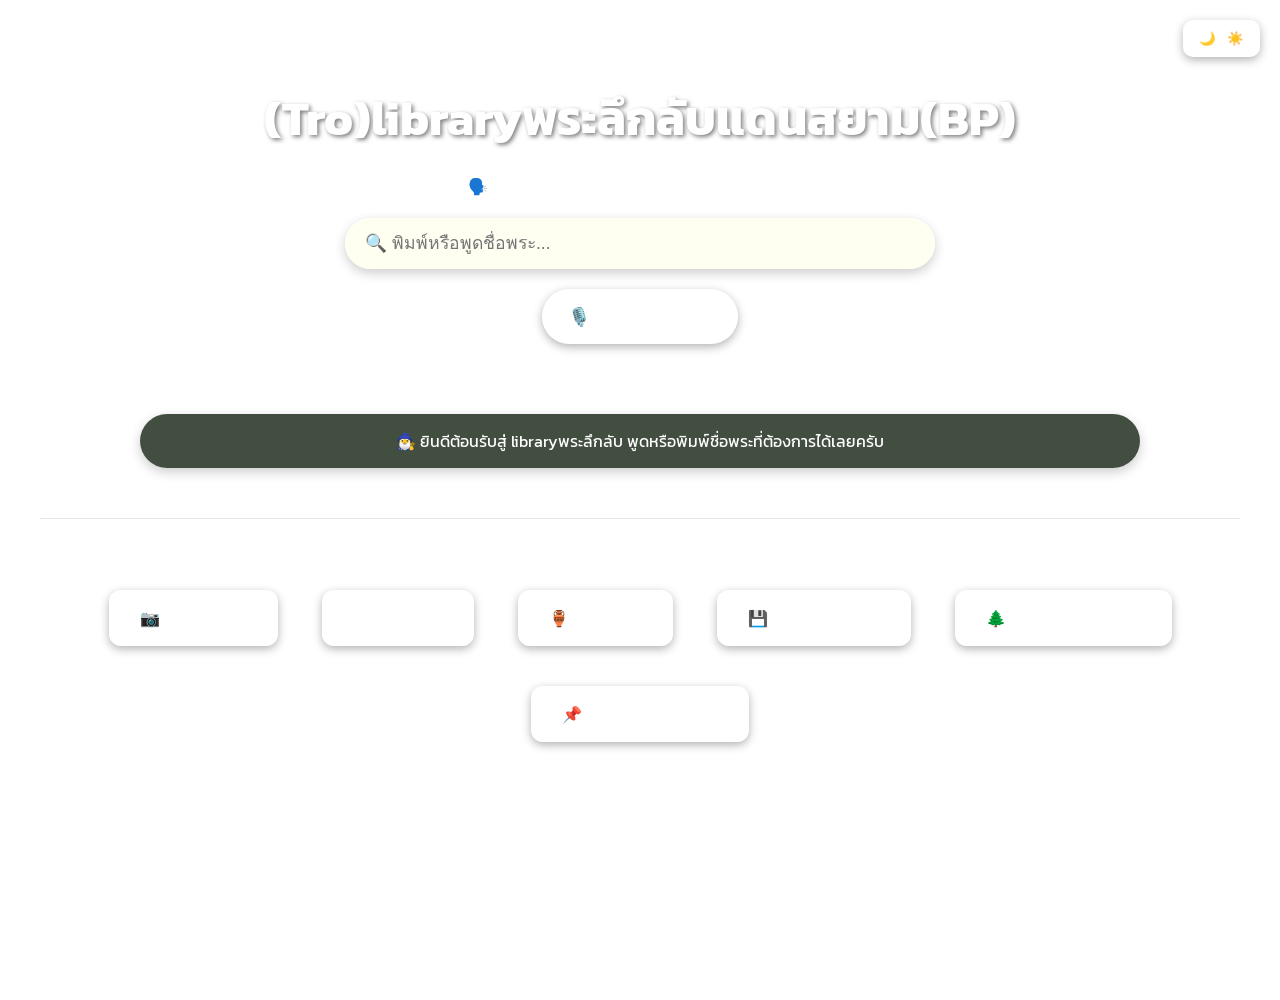
<file: index.htm>
<!DOCTYPE html>
<html lang="th">
<head>
<meta charset="UTF-8">
<meta name="viewport" content="width=device-width, initial-scale=1.0">
<title>libraryพระลึกลับแดนสยาม</title>

<link href="https://fonts.googleapis.com/css2?family=Kanit:wght@400;600&display=swap" rel="stylesheet">
<link rel="stylesheet" href="css/style.css">

</head>
<body>

<button class="toggle-btn" onclick="toggleMode()">🌙 / ☀️</button>

<div class="container">
  <h1>(Tro)libraryพระลึกลับแดนสยาม(BP)</h1>
  <p class="text-center">🗣️ ค้นหาพระเครื่องจากทุกอัลบั้ม (ใช้เพื่อศึกษาเท่านั้น)</p>

  <input type="text" class="search-input" id="searchInput" placeholder="🔍 พิมพ์หรือพูดชื่อพระ..." onkeyup="globalSearch(false)">
  <button class="voice-btn" onclick="startVoice()">🎙️ ค้นหาด้วยเสียง</button>

  <div id="searchResult" class="gallery"></div>
  <div id="aiSuggest" class="ai-box"></div>

  <hr>
  <div class="text-center">
    <a href="./google.html" class="button">📷 จังหวัดต่างๆ</a>
    <a href="./icedrive.html" class="button">☁ พระเกจิเก่า</a>
    <a href="./icedrive4.html" class="button">🏺 พระโบราณ</a>
    <a href="./mega.html" class="button">💾 พระเกจิยอดนิยม</a>
    <a href="./icedrive5.html" class="button">🌲 พระป่าสายกรรมฐาน</a>
    <a href="./icedrive6.html" class="button">📌 พระเครื่องทุกจังหวัด</a>
  </div>
</div>

<script src="js/amulet-data.js"></script>
<script src="js/main.js"></script>
</body>
</html>
</file>
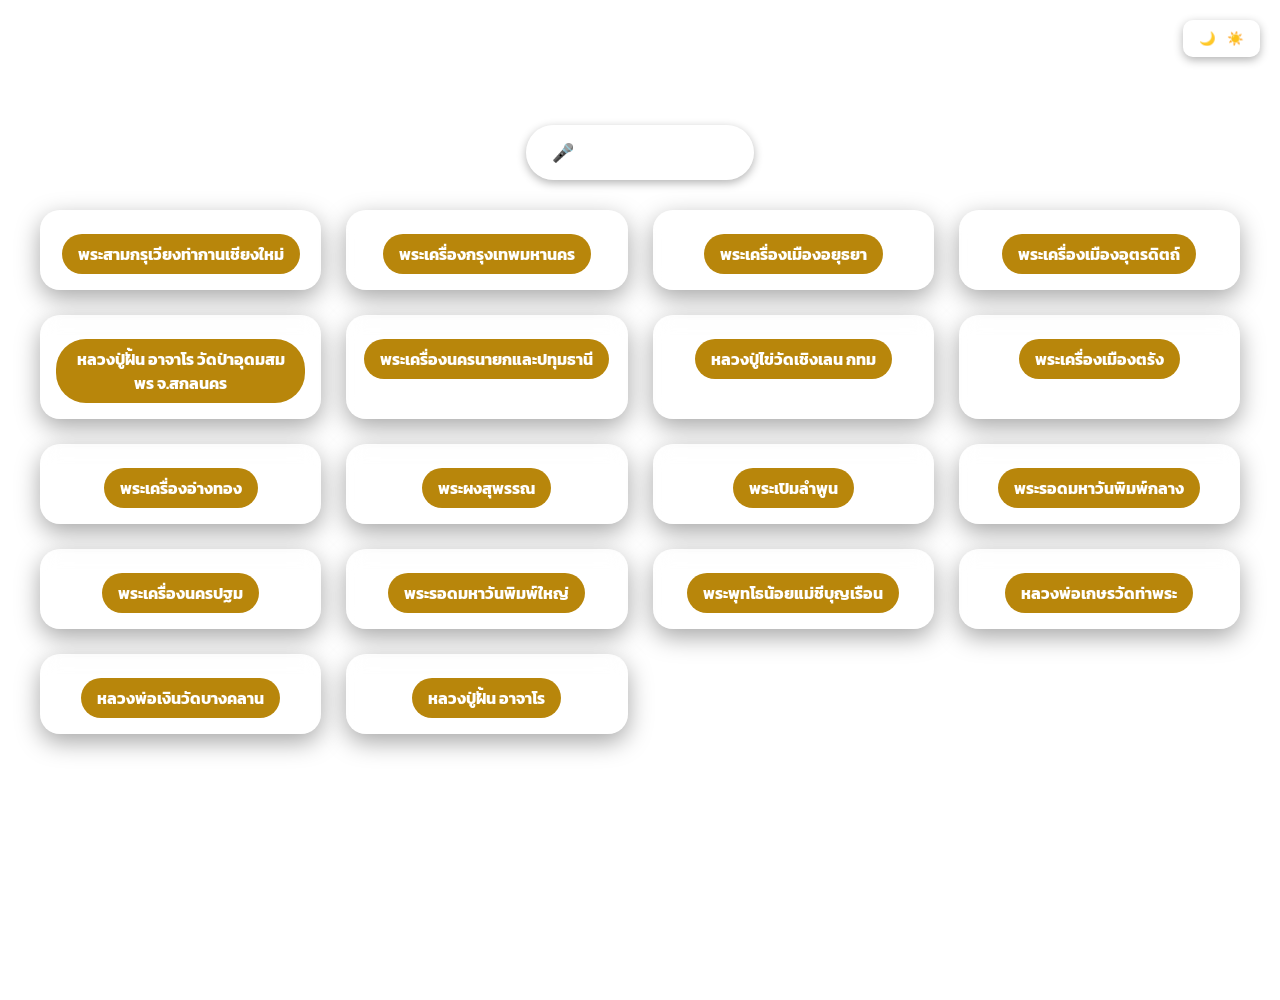
<file: google.html>
<!DOCTYPE html>
<html lang="th">
<head>
<meta charset="UTF-8">
<meta name="viewport" content="width=device-width, initial-scale=1.0">
<title>วิธีดูพระ</title>
<link href="https://fonts.googleapis.com/css2?family=Kanit:wght@400;600&display=swap" rel="stylesheet">
<link rel="stylesheet" href="css/style.css">
</head>

<body>
<button class="toggle-btn" onclick="toggleMode()">🌙 / ☀️</button>

<div class="container">
  <h2>อัลบั้ม พระลึกลับแดนสยาม</h2>

  <!-- ปุ่มสั่งงานเสียง -->
  <button class="voice-btn" onclick="startVoice()">🎤 ค้นหาพระด้วยเสียง</button>

  <div class="gallery">
    <div class="card"><a href="https://photos.app.goo.gl/NdjgmtvmYvhDnP1v7" target="_blank">พระสามกรุเวียงท่ากานเชียงใหม่</a></div>
    <div class="card"><a href="https://photos.app.goo.gl/GcmfNfKeiCzaTsFH8" target="_blank">พระเครื่องกรุงเทพมหานคร</a></div>
    <div class="card"><a href="https://photos.app.goo.gl/4XQMKJAjMaJmFzZAA" target="_blank">พระเครื่องเมืองอยุธยา</a></div>
    <div class="card"><a href="https://photos.app.goo.gl/ghfZLTKCveMozpgk7" target="_blank">พระเครื่องเมืองอุตรดิตถ์</a></div>
    <div class="card"><a href="https://icedrive.net/s/YTVRj2Q2F5C7jw7iVATySXz12t4D" target="_blank">หลวงปู่ฝั้น อาจาโร วัดป่าอุดมสมพร จ.สกลนคร</a></div>
    <div class="card"><a href="https://photos.app.goo.gl/jJDwJFZQPw72Wsr6A" target="_blank">พระเครื่องนครนายกและปทุมธานี</a></div>
    <div class="card"><a href="https://icedrive.net/s/Q5S1Yi6twu4xQTwf58gR3DPRY3uy" target="_blank">หลวงปู่ไข่วัดเชิงเลน กทม</a></div>
    <div class="card"><a href="https://photos.app.goo.gl/BnHAyBYBLhnTxndCA" target="_blank">พระเครื่องเมืองตรัง</a></div>
    <div class="card"><a href="https://photos.app.goo.gl/nw9RMNeWse2gnxgk7" target="_blank">พระเครื่องอ่างทอง</a></div>
    <div class="card"><a href="https://photos.app.goo.gl/yEmxTfQwAXW33bAw7" target="_blank">พระผงสุพรรณ</a></div>
    <div class="card"><a href="https://photos.app.goo.gl/WQLyGwurT1kKj5Kn9" target="_blank">พระเปิมลำพูน</a></div>
    <div class="card"><a href="https://photos.app.goo.gl/SHUqBow99Rx5Ar1R6" target="_blank">พระรอดมหาวันพิมพ์กลาง</a></div>
    <div class="card"><a href="https://photos.app.goo.gl/UQ2cR1LrqMvJePWVA" target="_blank">พระเครื่องนครปฐม</a></div>
    <div class="card"><a href="https://icedrive.net/s/fhBkPzfWzVVVGSPSgYkt3AvR3NyF" target="_blank">พระรอดมหาวันพิมพ์ใหญ่</a></div>
    <div class="card"><a href="https://icedrive.net/s/vYkgSS3vTYAvVbkA97vSTki4tfXF" target="_blank">พระพุทโธน้อยแม่ชีบุญเรือน</a></div>
    <div class="card"><a href="https://icedrive.net/s/jb992PRiWg2htBuxaB4bZ1f6R7i8" target="_blank">หลวงพ่อเกษรวัดท่าพระ</a></div>
    <div class="card"><a href="https://icedrive.net/s/S1bx3jv7Sfi96415gzaxQ5jiCtGV" target="_blank">หลวงพ่อเงินวัดบางคลาน</a></div>
    <div class="card"><a href="https://icedrive.net/s/x6GVaxSRgGuDyxvNAYPVVNZQ6DbN" target="_blank">หลวงปู่ฝั้น อาจาโร</a></div>
</div>
<script>
function toggleMode(){ document.body.classList.toggle('light'); }
</script>

<!-- ระบบคำสั่งเสียง -->
<script src="js/voice.js"></script>
</body>
</html>
</file>
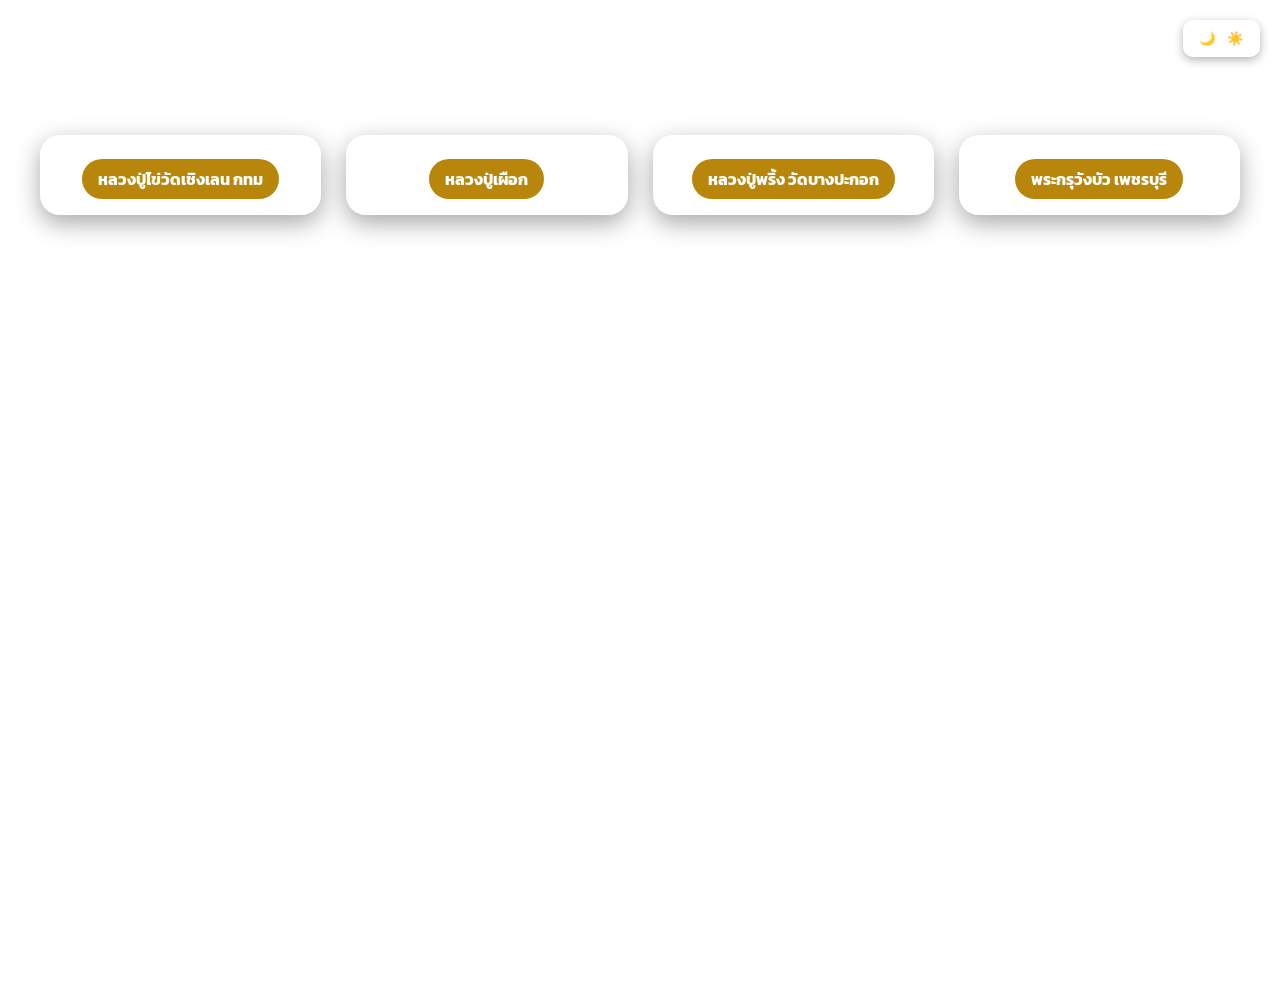
<file: icedrive.html>
<!DOCTYPE html>
<html lang="th">
<head>
  <meta charset="UTF-8">
  <meta name="viewport" content="width=device-width, initial-scale=1.0">
  <title>IceDrive</title>

  <link href="https://fonts.googleapis.com/css2?family=Kanit:wght@400;600&display=swap" rel="stylesheet">
  <link rel="stylesheet" href="css/style.css">
</head>

<body>

<button class="toggle-btn" onclick="toggleMode()">🌙 / ☀️</button>

<div class="container">
  <h2>อัลบั้มพระเครื่องยอดนิยม</h2>

  <div class="gallery">
    <div class="card">
      <a href="https://icedrive.net/s/Q5S1Yi6twu4xQTwf58gR3DPRY3uy" target="_blank">
        หลวงปู่ไข่วัดเชิงเลน กทม
      </a>
    </div>

    <div class="card">
      <a href="https://icedrive.net/s/DwkZ5A1wGVhfFb79YP4VyjGykVFt" target="_blank">
        หลวงปู่เผือก
      </a>
    </div>

    <div class="card">
      <a href="https://icedrive.net/s/1Bjz968YDNt3YaiQ8tBR1FTW3gX8" target="_blank">
        หลวงปู่พริ้ง วัดบางปะกอก
      </a>
    </div>

    <div class="card">
      <a href="https://icedrive.net/s/3i8uCCFhB2Z5F4xv1tx2uikikYTa" target="_blank">
        พระกรุวังบัว เพชรบุรี
      </a>
    </div>
  </div>
<!-- JS กลาง -->
<script src="js/voice.js"></script>
</body>
</html>
</file>
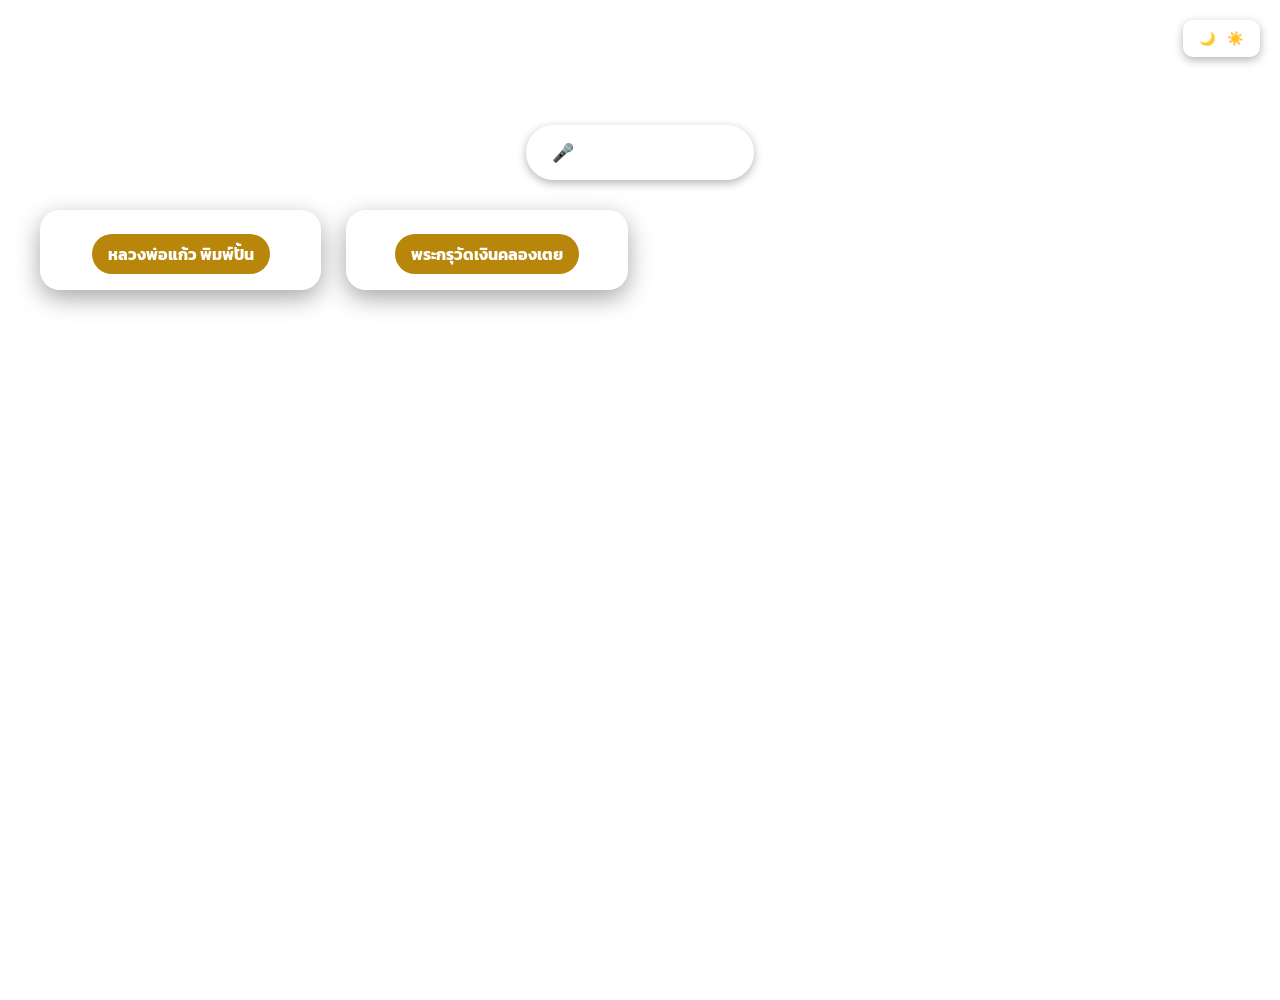
<file: icedrive4.html>
<!DOCTYPE html>
<html lang="th">
<head>
<meta charset="UTF-8">
<meta name="viewport" content="width=device-width, initial-scale=1.0">
<title>พระโบราณ</title>
<link href="https://fonts.googleapis.com/css2?family=Kanit:wght@400;600&display=swap" rel="stylesheet">
<link rel="stylesheet" href="css/style.css">
</head>

<body>
<button class="toggle-btn" onclick="toggleMode()">🌙 / ☀️</button>

<div class="container">
  <h2>อัลบั้ม หมวด พระลึกลับแดนสยาม(พระโบราณ)</h2>

  <!-- ปุ่มสั่งงานเสียง -->
  <button class="voice-btn" onclick="startVoice()">🎤 ค้นหาพระด้วยเสียง</button>

  <div class="gallery">
    <div class="card"><a href="https://icedrive.net/s/kB2a6552k1QyT4bzhaGYtB1F5fT7"target="_blank">หลวงพ่อแก้ว พิมพ์ปั้น</a></div>
   <div class="card"><a href="https://icedrive.net/s/jxRD1YZTBgwgNyWRVjXi7R3W83yX"target="_blank">พระกรุวัดเงินคลองเตย</a></div


</div>

<script>
function toggleMode(){ document.body.classList.toggle('light'); }
</script>

<!-- ระบบคำสั่งเสียง -->
<script src="js/voice.js"></script>
</body>
</html>
</file>
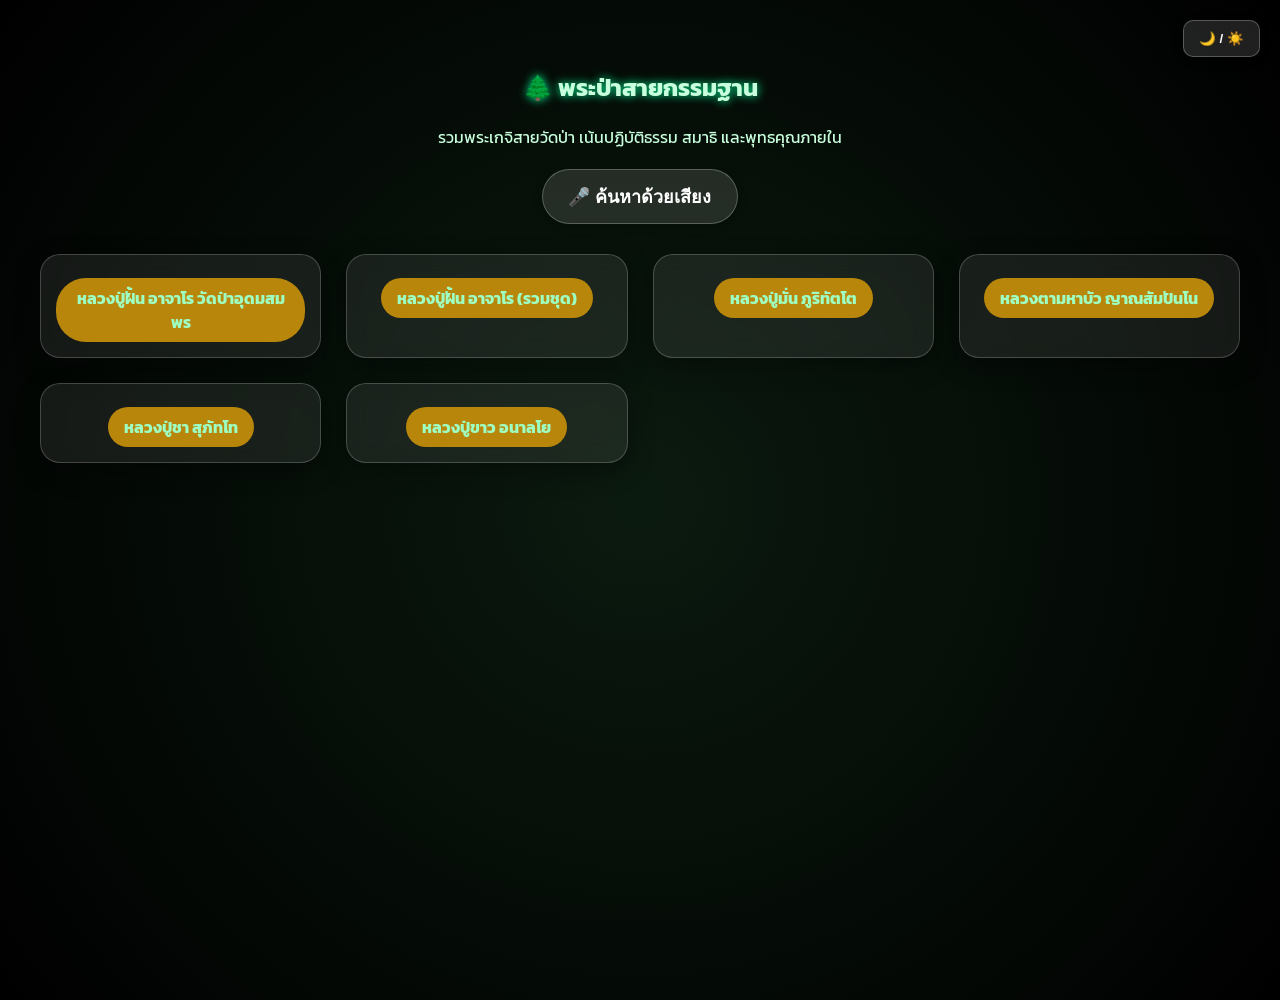
<file: icedrive5.html>
<!DOCTYPE html>
<html lang="th">
<head>
<meta charset="UTF-8">
<meta name="viewport" content="width=device-width, initial-scale=1.0">
<title>พระป่าสายกรรมฐาน</title>

<link href="https://fonts.googleapis.com/css2?family=Kanit:wght@400;600&display=swap" rel="stylesheet">
<link rel="stylesheet" href="css/style.css">

<style>
body{
  background: radial-gradient(circle at center,#0b1a0f,#000);
  color:#c8ffdc;
}

h2{
  text-align:center;
  text-shadow:0 0 10px #00ff99;
}

.card a{
  color:#9effc3;
  text-decoration:none;
}

.card:hover{
  transform:scale(1.05);
  box-shadow:0 0 15px #00ff99;
}
</style>
</head>

<body>

<button class="toggle-btn" onclick="toggleMode()">🌙 / ☀️</button>

<div class="container">
  <h2>🌲 พระป่าสายกรรมฐาน</h2>
  <p style="text-align:center;">รวมพระเกจิสายวัดป่า เน้นปฏิบัติธรรม สมาธิ และพุทธคุณภายใน</p>

  <!-- 🎤 Voice -->
  <button class="voice-btn" onclick="startVoice()">🎤 ค้นหาด้วยเสียง</button>

  <div class="gallery">

    <div class="card">
      <a href="https://icedrive.net/s/YTVRj2Q2F5C7jw7iVATySXz12t4D" target="_blank">
        หลวงปู่ฝั้น อาจาโร วัดป่าอุดมสมพร
      </a>
    </div>

    <div class="card">
      <a href="https://icedrive.net/s/x6GVaxSRgGuDyxvNAYPVVNZQ6DbN" target="_blank">
        หลวงปู่ฝั้น อาจาโร (รวมชุด)
      </a>
    </div>

    <div class="card">
      <a href="#" target="_blank">
        หลวงปู่มั่น ภูริทัตโต
      </a>
    </div>

    <div class="card">
      <a href="#" target="_blank">
        หลวงตามหาบัว ญาณสัมปันโน
      </a>
    </div>

    <div class="card">
      <a href="#" target="_blank">
        หลวงปู่ชา สุภัทโท
      </a>
    </div>

    <div class="card">
      <a href="#" target="_blank">
        หลวงปู่ขาว อนาลโย
      </a>
    </div>

  </div>
<script>
function toggleMode(){
  document.body.classList.toggle('light');
}
</script>

<script src="js/voice.js"></script>

</body>
</html>
</file>
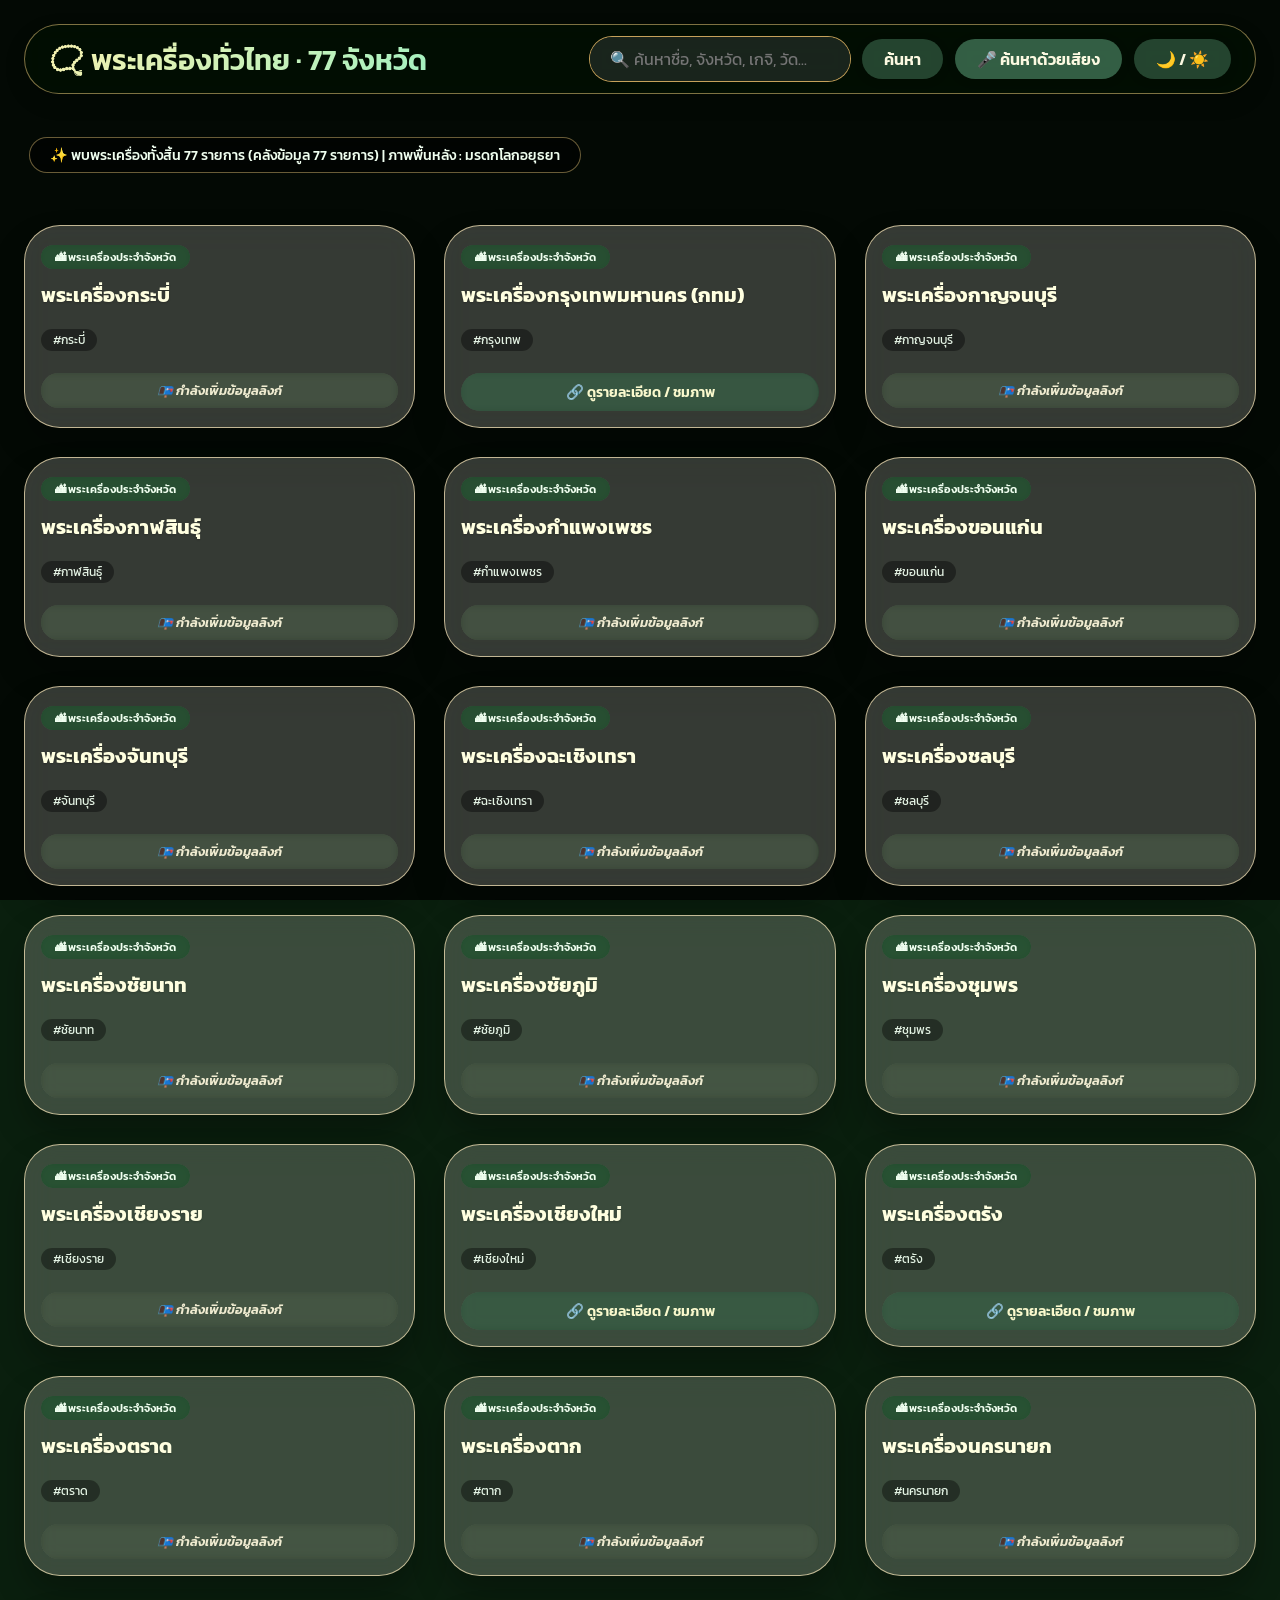
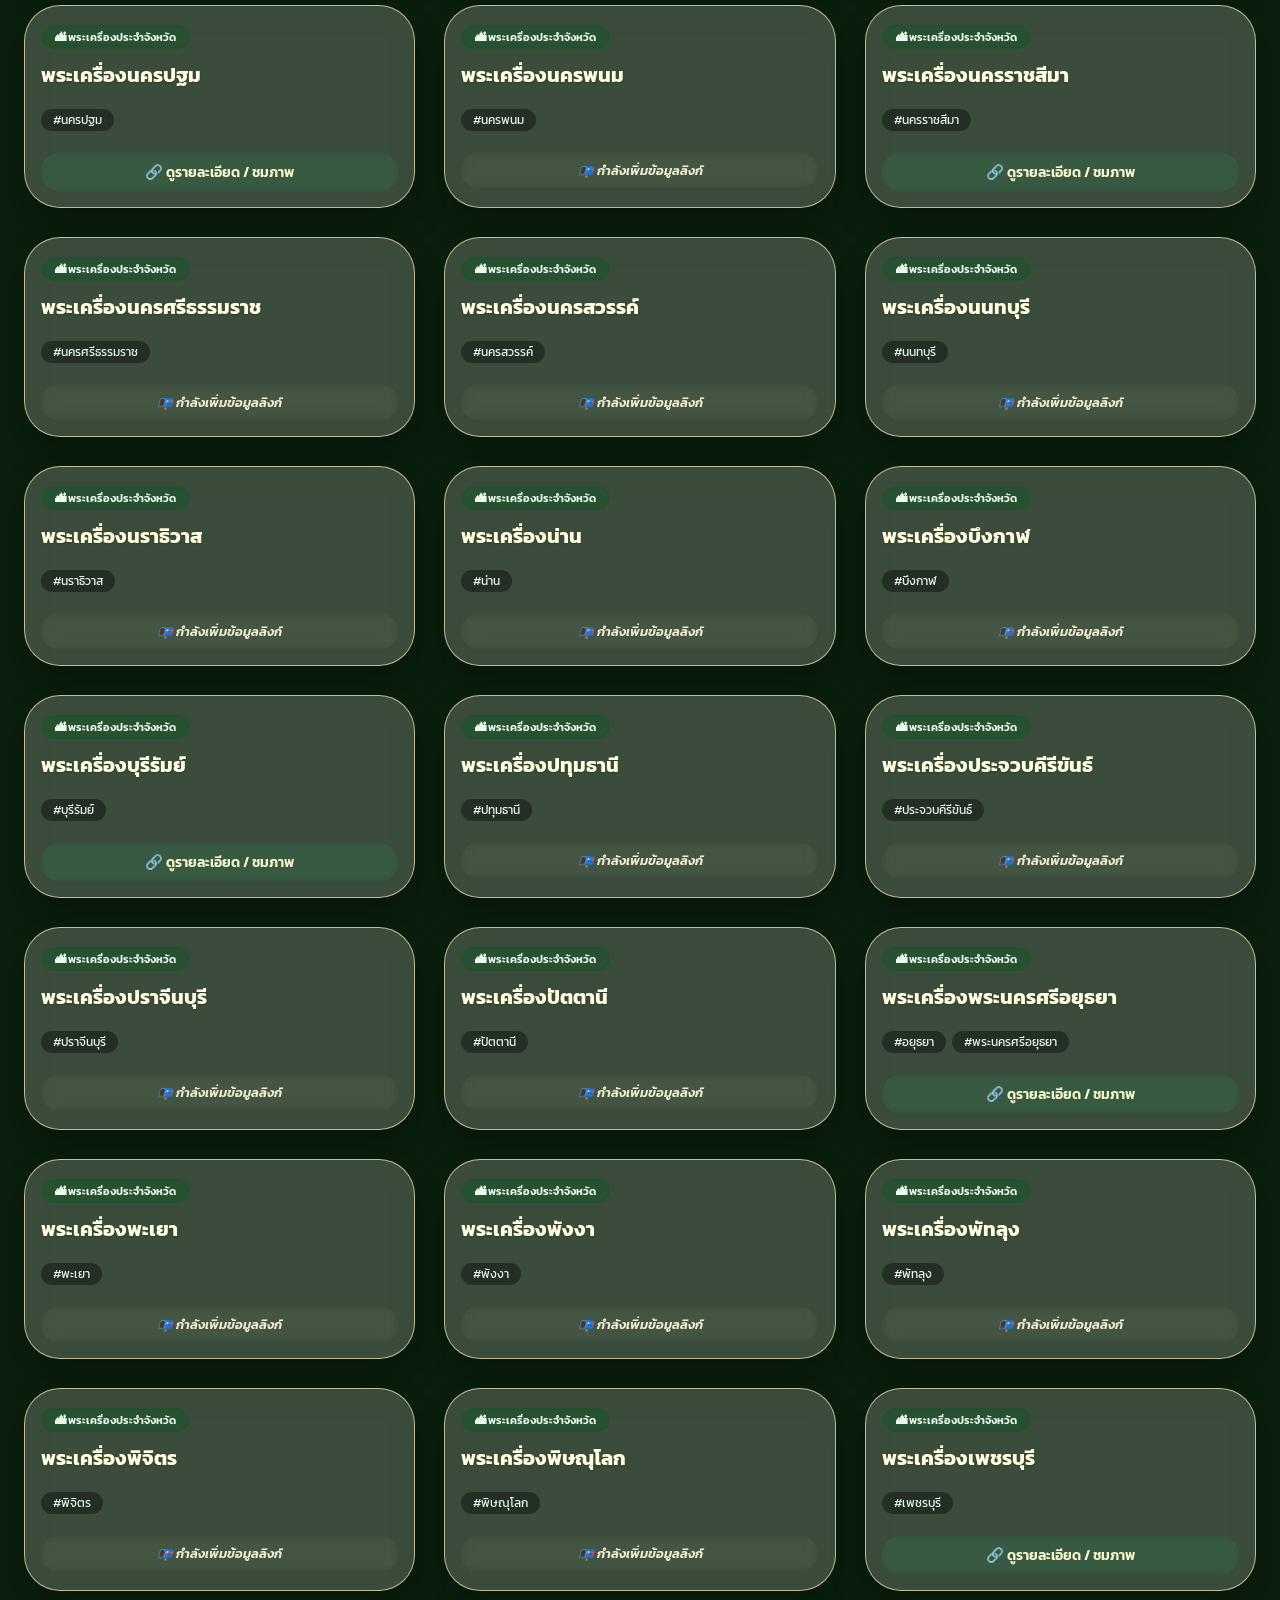
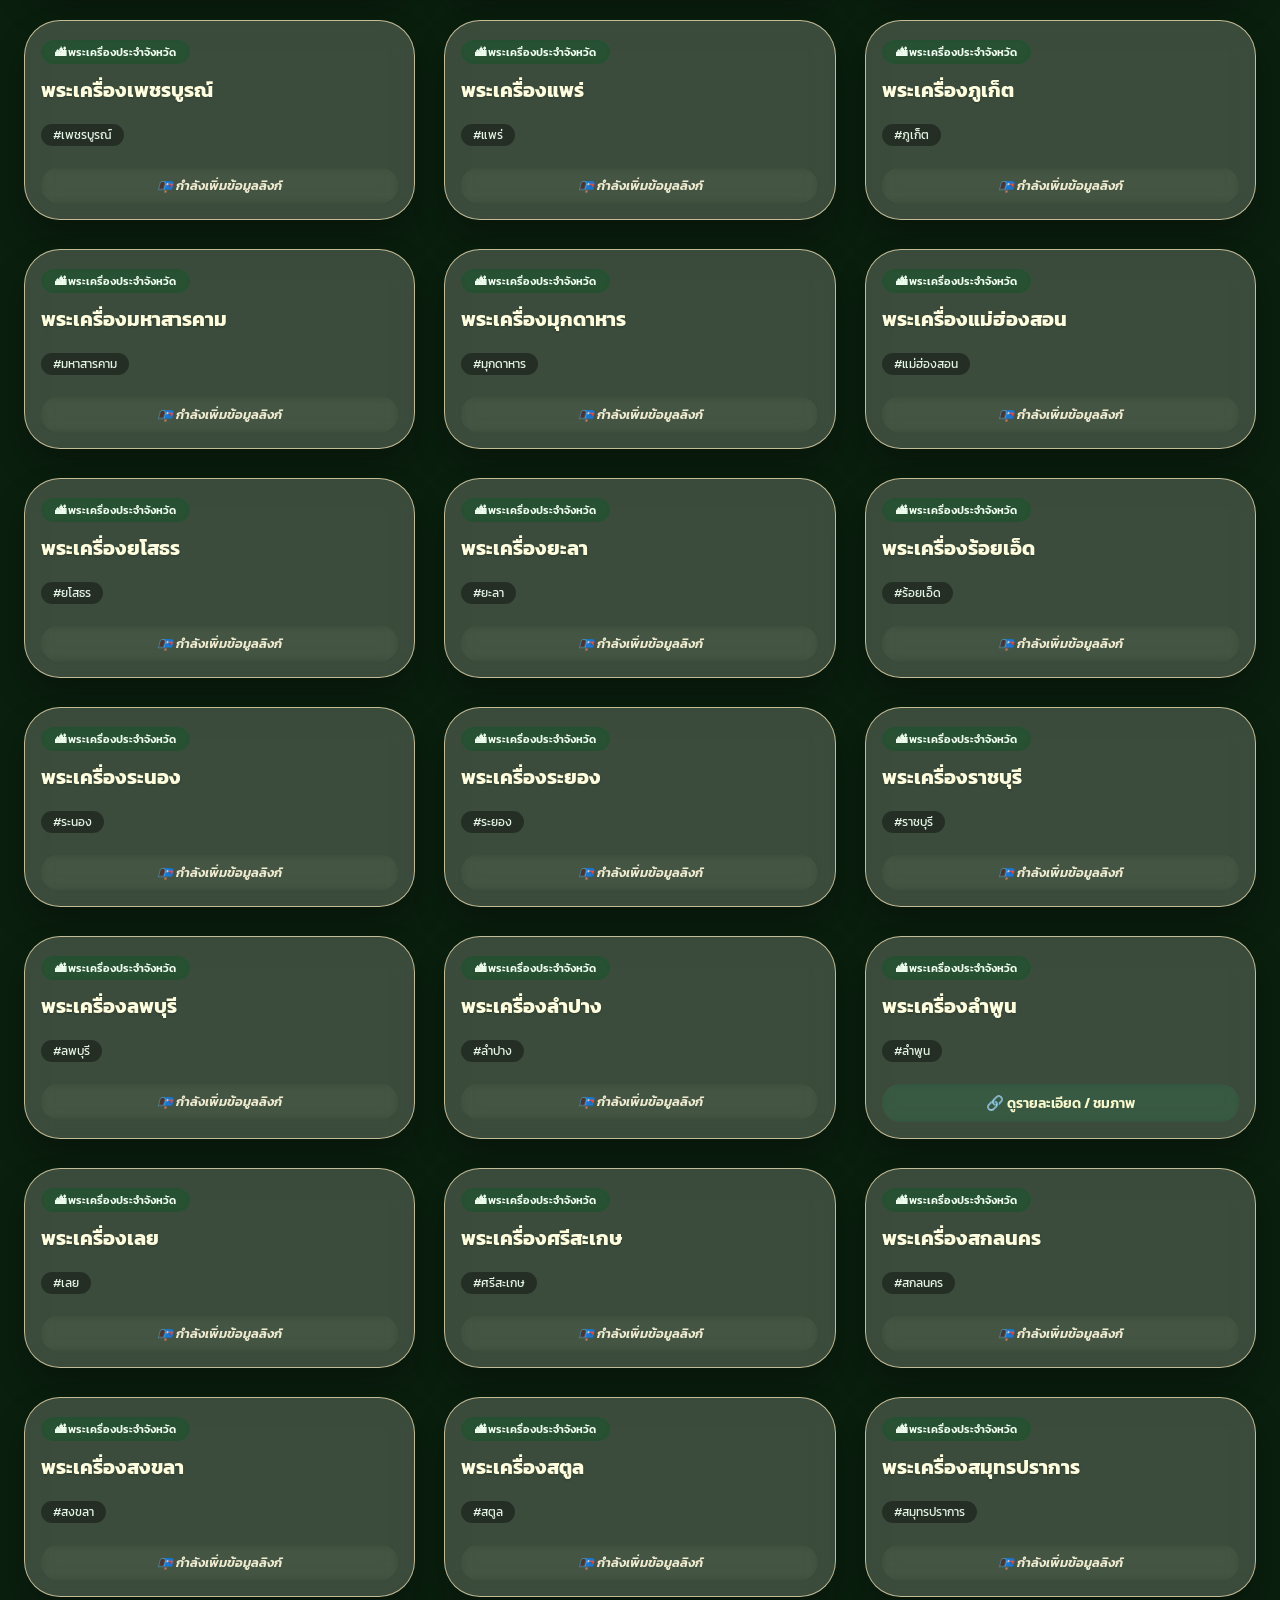
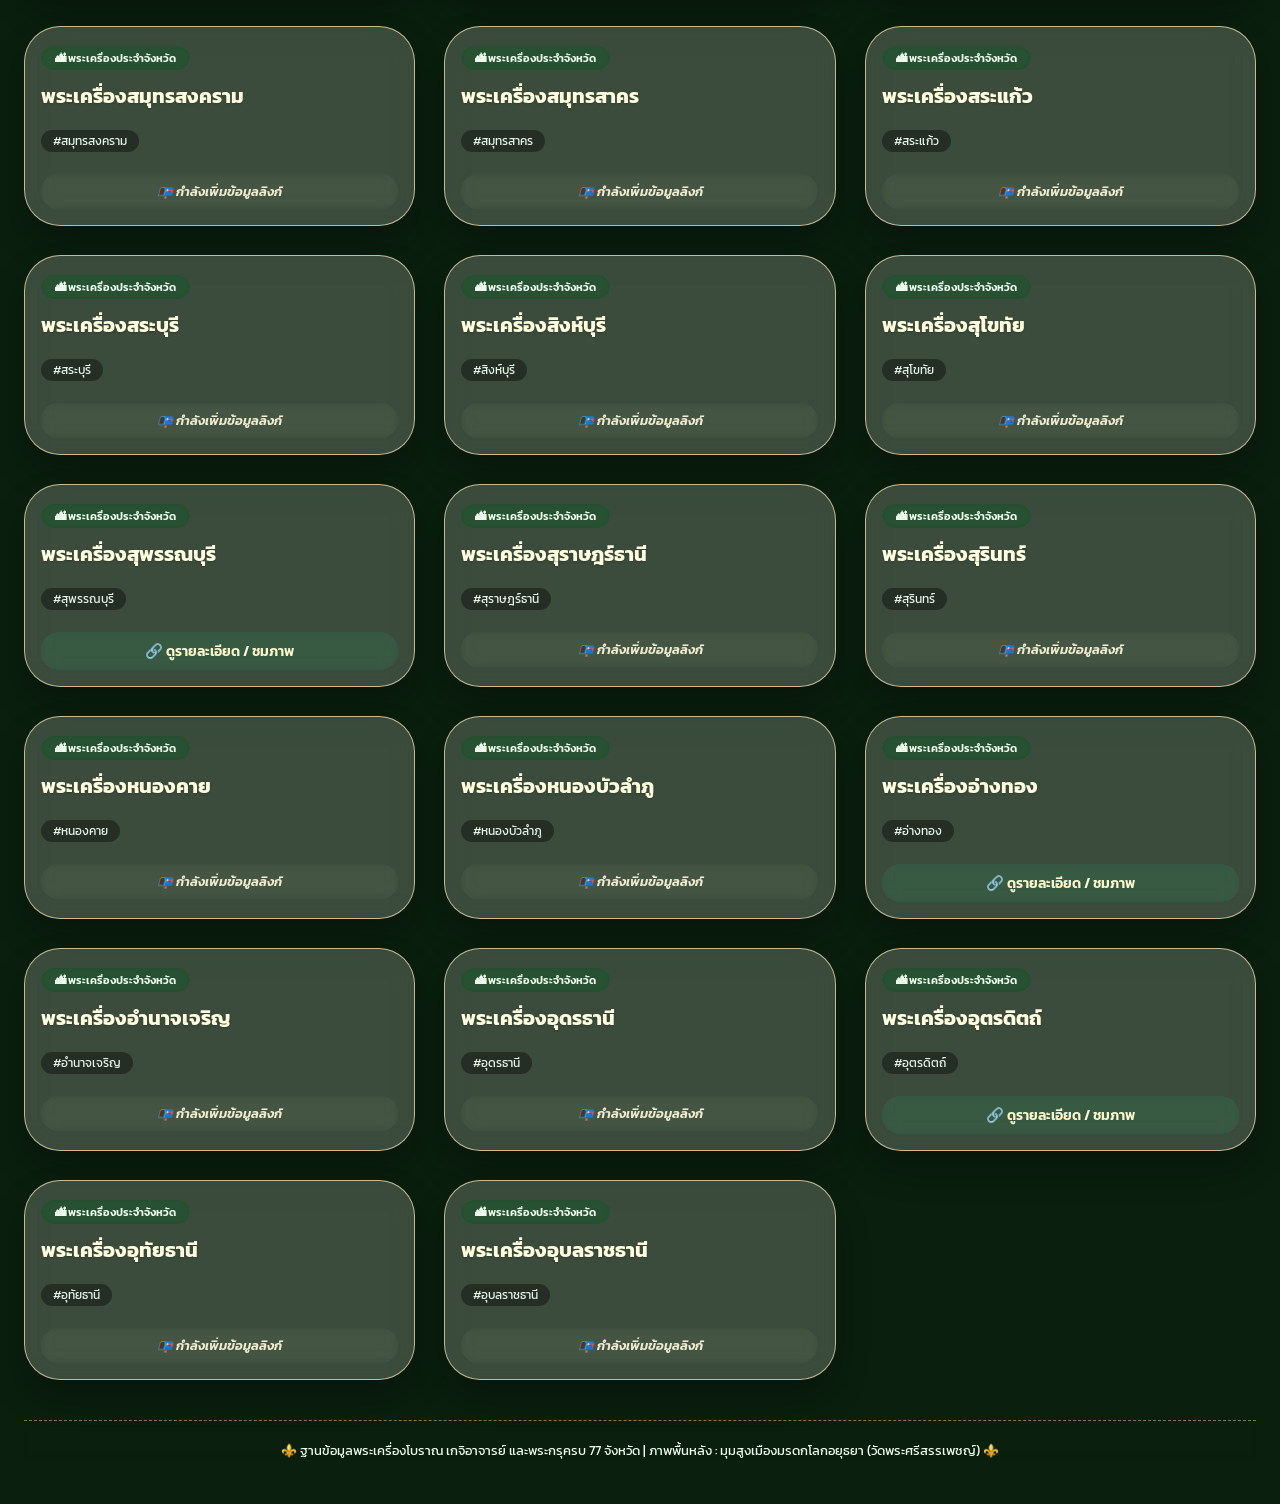
<file: icedrive6.html>
<!DOCTYPE html>
<html lang="th">
<head>
  <meta charset="UTF-8">
  <meta name="viewport" content="width=device-width, initial-scale=1.0, user-scalable=yes">
  <title>พระเครื่อง 77 จังหวัด | คลังข้อมูลมรดกไทย</title>
  <link href="https://fonts.googleapis.com/css2?family=Kanit:wght@300;400;500;600;700&display=swap" rel="stylesheet">
  <style>
    * {
      margin: 0;
      padding: 0;
      box-sizing: border-box;
      font-family: 'Kanit', sans-serif;
      transition: background 0.2s ease, color 0.2s ease, border-color 0.2s, backdrop-filter 0.2s;
    }

    /* ===== GLOBAL BACKGROUND WITH OVERLAY (มุมสูงอยุธยา) ===== */
    body {
      background-color: #0a1f0e;
      position: relative;
      color: #f0fff0;
      padding: 1.5rem;
      min-height: 100vh;
    }

    /* ภาพมุมสูง เมืองมรดกโลกอยุธยา */
    body::before {
      content: "";
      position: fixed;
      top: 0;
      left: 0;
      width: 100%;
      height: 100%;
      background: url('https://od.lk/s/N18yODQ0OTcyMDBf/789.jpg') center center / cover no-repeat fixed;
      z-index: -2;
    }

    /* Overlay โปร่งแสง */
    body::after {
      content: "";
      position: fixed;
      top: 0;
      left: 0;
      width: 100%;
      height: 100%;
      background: rgba(0, 0, 0, 0.7);
      z-index: -1;
    }

    /* LIGHT MODE */
    body.light::after {
      background: rgba(255, 245, 225, 0.85);
    }
    body.light {
      color: #1a3a2a;
    }

    .container {
      max-width: 1400px;
      margin: 0 auto;
      position: relative;
      z-index: 2;
    }

    /* toolbar glass */
    .toolbar {
      display: flex;
      flex-wrap: wrap;
      justify-content: space-between;
      align-items: center;
      gap: 12px;
      margin-bottom: 28px;
      background: rgba(0, 20, 0, 0.45);
      backdrop-filter: blur(12px);
      padding: 12px 24px;
      border-radius: 60px;
      border: 1px solid rgba(210, 180, 110, 0.6);
      box-shadow: 0 8px 20px rgba(0,0,0,0.2);
    }
    body.light .toolbar {
      background: rgba(255, 248, 225, 0.85);
      border-color: #c9aa6f;
    }

    h1 {
      font-size: 1.8rem;
      background: linear-gradient(135deg, #f9f2b0, #a3f0c0);
      -webkit-background-clip: text;
      background-clip: text;
      color: transparent;
      font-weight: 600;
    }
    body.light h1 {
      background: linear-gradient(135deg, #2c5e2a, #1f6e4a);
      -webkit-background-clip: text;
      background-clip: text;
    }

    .search-area {
      display: flex;
      gap: 12px;
      flex-wrap: wrap;
      align-items: center;
    }
    .search-box {
      padding: 10px 20px;
      border-radius: 48px;
      border: none;
      background: rgba(30, 42, 34, 0.85);
      backdrop-filter: blur(8px);
      color: #e0ffe8;
      font-size: 1rem;
      width: 260px;
      outline: none;
      box-shadow: 0 0 0 1px #c5a15b;
    }
    body.light .search-box {
      background: rgba(255, 249, 239, 0.9);
      color: #1e3a2a;
    }
    .search-box:focus {
      box-shadow: 0 0 0 2px #f5c542;
    }
    button {
      background: rgba(43, 79, 56, 0.85);
      backdrop-filter: blur(8px);
      border: none;
      padding: 8px 22px;
      border-radius: 40px;
      font-weight: 600;
      font-size: 1rem;
      cursor: pointer;
      color: #fcf9e1;
      transition: 0.2s;
      box-shadow: 0 2px 8px rgba(0,0,0,0.2);
    }
    body.light button {
      background: rgba(238, 223, 168, 0.95);
      color: #2c5836;
    }
    button:hover {
      transform: scale(0.97);
      background: #4f8b60;
      color: white;
    }
    .voice-btn {
      background: rgba(60, 110, 80, 0.85);
      display: inline-flex;
      align-items: center;
      gap: 8px;
    }
    .stats {
      margin: 15px 5px 20px 5px;
      font-weight: 500;
      background: rgba(0, 0, 0, 0.45);
      backdrop-filter: blur(8px);
      display: inline-block;
      padding: 6px 20px;
      border-radius: 60px;
      font-size: 0.9rem;
      border: 1px solid rgba(210, 180, 110, 0.5);
    }
    body.light .stats {
      background: rgba(242, 229, 207, 0.85);
      color: #2a5a3a;
    }

    /* ====== GALLERY - การ์ดโปร่งใส กระจกสีขาวขุ่น สวยงาม ====== */
    .gallery {
      display: grid;
      grid-template-columns: repeat(auto-fill, minmax(290px, 1fr));
      gap: 1.8rem;
      margin: 2rem 0 2.5rem;
    }

    /* การ์ดแบบ Glassmorphism สีขาวใส มีความลึก */
    .card {
      background: rgba(255, 255, 245, 0.2);
      backdrop-filter: blur(16px);
      border-radius: 36px;
      padding: 1.2rem 1rem 1rem 1rem;
      border: 1px solid rgba(255, 235, 190, 0.7);
      transition: all 0.3s cubic-bezier(0.2, 0.9, 0.4, 1.1);
      box-shadow: 0 18px 32px rgba(0, 0, 0, 0.25);
      display: flex;
      flex-direction: column;
    }

    /* เมื่อ light mode การ์ดจะขาวใสแต่มีมิติ */
    body.light .card {
      background: rgba(255, 253, 245, 0.65);
      backdrop-filter: blur(16px);
      border: 1px solid rgba(200, 170, 100, 0.7);
      box-shadow: 0 12px 28px rgba(80, 50, 20, 0.15);
      color: #1e3a2a;
    }

    .card:hover {
      transform: translateY(-10px);
      box-shadow: 0 0 28px rgba(212, 175, 55, 0.8);
      border-color: #f3d382;
      background: rgba(255, 255, 250, 0.35);
      backdrop-filter: blur(20px);
    }

    body.light .card:hover {
      background: rgba(255, 252, 235, 0.85);
      box-shadow: 0 18px 32px rgba(0, 0, 0, 0.12);
    }

    .card-name {
      font-size: 1.25rem;
      font-weight: 700;
      margin-bottom: 10px;
      line-height: 1.4;
      word-break: break-word;
      color: #ffffe0;
      text-shadow: 0 1px 2px rgba(0,0,0,0.2);
    }
    body.light .card-name {
      color: #1f5430;
      text-shadow: none;
    }

    .badge {
      display: inline-block;
      background: rgba(31, 77, 44, 0.85);
      backdrop-filter: blur(4px);
      padding: 4px 14px;
      border-radius: 50px;
      font-size: 0.7rem;
      font-weight: 600;
      margin-bottom: 12px;
      align-self: flex-start;
    }
    body.light .badge {
      background: #e0c894cc;
      color: #2b482c;
    }

    .keywords {
      font-size: 0.75rem;
      opacity: 0.95;
      margin: 10px 0;
      display: flex;
      flex-wrap: wrap;
      gap: 6px;
    }
    .keyword-tag {
      background: rgba(0, 0, 0, 0.4);
      backdrop-filter: blur(4px);
      padding: 2px 12px;
      border-radius: 30px;
    }
    body.light .keyword-tag {
      background: rgba(210, 180, 120, 0.6);
      color: #2e593a;
    }

    .card-link {
      margin-top: 12px;
      text-align: center;
      background: rgba(47, 84, 60, 0.8);
      backdrop-filter: blur(4px);
      border-radius: 40px;
      padding: 8px;
      font-weight: 600;
      transition: 0.2s;
    }
    body.light .card-link {
      background: rgba(238, 223, 168, 0.9);
    }
    .card-link a {
      color: #faf9cd;
      text-decoration: none;
      display: block;
      font-size: 0.9rem;
    }
    body.light .card-link a {
      color: #2a623a;
    }
    .card-link:hover {
      background: #478a5c;
    }
    .no-link {
      color: #efebd0;
      font-style: italic;
      font-size: 0.8rem;
    }
    body.light .no-link {
      color: #8b7652;
    }

    .footer {
      text-align: center;
      margin: 40px 0 20px;
      font-size: 0.8rem;
      border-top: 1px dashed rgba(210, 180, 110, 0.6);
      padding-top: 20px;
      background: transparent;
      backdrop-filter: blur(4px);
    }

    @media (max-width: 680px) {
      body { padding: 1rem; }
      .toolbar { flex-direction: column; align-items: stretch; border-radius: 32px; }
      .search-area { justify-content: center; }
      .search-box { width: 100%; }
    }
  </style>
</head>
<body>

<div class="container">
  <div class="toolbar">
    <h1>📿 พระเครื่องทั่วไทย · 77 จังหวัด</h1>
    <div class="search-area">
      <input type="text" id="searchInput" class="search-box" placeholder="🔍 ค้นหาชื่อ, จังหวัด, เกจิ, วัด...">
      <button onclick="performSearch()">ค้นหา</button>
      <button class="voice-btn" onclick="startVoiceSearch()">🎤 ค้นหาด้วยเสียง</button>
      <button class="toggle-btn" onclick="toggleTheme()">🌙 / ☀️</button>
    </div>
  </div>
  
  <div class="stats" id="statsDisplay">✨ กำลังโหลดข้อมูลพระเครื่อง...</div>
  
  <div class="gallery" id="galleryContainer">
    <!-- dynamic cards -->
  </div>
  <div class="footer">
    ⚜️ ฐานข้อมูลพระเครื่องโบราณ เกจิอาจารย์ และพระกรุครบ 77 จังหวัด  |  ภาพพื้นหลัง : มุมสูงเมืองมรดกโลกอยุธยา (วัดพระศรีสรรเพชญ์) ⚜️
  </div>
</div>

<script>
    // ========== 77 จังหวัด (ครบถ้วนทุกจังหวัด) ==========
    const amulets = [
    { name: "พระเครื่องกระบี่", category: "region", url: "", keywords: ["กระบี่"] },
    { name: "พระเครื่องกรุงเทพมหานคร (กทม)", category: "region", url: "https://photos.app.goo.gl/GcmfNfKeiCzaTsFH8", keywords: ["กรุงเทพ"] },
    { name: "พระเครื่องกาญจนบุรี", category: "region", url: "", keywords: ["กาญจนบุรี"] },
    { name: "พระเครื่องกาฬสินธุ์", category: "region", url: "", keywords: ["กาฬสินธุ์"] },
    { name: "พระเครื่องกำแพงเพชร", category: "region", url: "", keywords: ["กำแพงเพชร"] },
    { name: "พระเครื่องขอนแก่น", category: "region", url: "", keywords: ["ขอนแก่น"] },
    { name: "พระเครื่องจันทบุรี", category: "region", url: "", keywords: ["จันทบุรี"] },
    { name: "พระเครื่องฉะเชิงเทรา", category: "region", url: "", keywords: ["ฉะเชิงเทรา"] },
    { name: "พระเครื่องชลบุรี", category: "region", url: "", keywords: ["ชลบุรี"] },
    { name: "พระเครื่องชัยนาท", category: "region", url: "", keywords: ["ชัยนาท"] },
    { name: "พระเครื่องชัยภูมิ", category: "region", url: "", keywords: ["ชัยภูมิ"] },
    { name: "พระเครื่องชุมพร", category: "region", url: "", keywords: ["ชุมพร"] },
    { name: "พระเครื่องเชียงราย", category: "region", url: "", keywords: ["เชียงราย"] },
    { name: "พระเครื่องเชียงใหม่", category: "region", url: "https://photos.app.goo.gl/NdjgmtvmYvhDnP1v7", keywords: ["เชียงใหม่"] },
    { name: "พระเครื่องตรัง", category: "region", url: "https://photos.app.goo.gl/BnHAyBYBLhnTxndCA", keywords: ["ตรัง"] },
    { name: "พระเครื่องตราด", category: "region", url: "", keywords: ["ตราด"] },
    { name: "พระเครื่องตาก", category: "region", url: "", keywords: ["ตาก"] },
    { name: "พระเครื่องนครนายก", category: "region", url: "", keywords: ["นครนายก"] },
    { name: "พระเครื่องนครปฐม", category: "region", url: "https://icedrive.net/s/xwVZa7fWwSCxP7Xwa47V8RNzkD9B", keywords: ["นครปฐม"] },
    { name: "พระเครื่องนครพนม", category: "region", url: "", keywords: ["นครพนม"] },
    { name: "พระเครื่องนครราชสีมา", category: "region", url: "https://icedrive.net/s/gzwvv6ARBjA5Q3DP8gyTSAVDSWtu", keywords: ["นครราชสีมา"] },
    { name: "พระเครื่องนครศรีธรรมราช", category: "region", url: "", keywords: ["นครศรีธรรมราช"] },
    { name: "พระเครื่องนครสวรรค์", category: "region", url: "", keywords: ["นครสวรรค์"] },
    { name: "พระเครื่องนนทบุรี", category: "region", url: "", keywords: ["นนทบุรี"] },
    { name: "พระเครื่องนราธิวาส", category: "region", url: "", keywords: ["นราธิวาส"] },
    { name: "พระเครื่องน่าน", category: "region", url: "", keywords: ["น่าน"] },
    { name: "พระเครื่องบึงกาฬ", category: "region", url: "", keywords: ["บึงกาฬ"] },
    { name: "พระเครื่องบุรีรัมย์", category: "region", url:"https://icedrive.net/s/tBG52Gw9agXw4384X7fA7i4aTT6C", keywords: ["บุรีรัมย์"] },
    { name: "พระเครื่องปทุมธานี", category: "region", url: "", keywords: ["ปทุมธานี"] },
    { name: "พระเครื่องประจวบคีรีขันธ์", category: "region", url: "", keywords: ["ประจวบคีรีขันธ์"] },
    { name: "พระเครื่องปราจีนบุรี", category: "region", url: "", keywords: ["ปราจีนบุรี"] },
    { name: "พระเครื่องปัตตานี", category: "region", url: "", keywords: ["ปัตตานี"] },
    { name: "พระเครื่องพระนครศรีอยุธยา", category: "region", url:"https://icedrive.net/s/wNa76biyzywuf1NfhZi6tAzk2j5D", keywords: ["อยุธยา","พระนครศรีอยุธยา"] },
    { name: "พระเครื่องพะเยา", category: "region", url: "", keywords: ["พะเยา"] },
    { name: "พระเครื่องพังงา", category: "region", url: "", keywords: ["พังงา"] },
    { name: "พระเครื่องพัทลุง", category: "region", url: "", keywords: ["พัทลุง"] },
    { name: "พระเครื่องพิจิตร", category: "region", url: "", keywords: ["พิจิตร"] },
    { name: "พระเครื่องพิษณุโลก", category: "region", url: "", keywords: ["พิษณุโลก"] },
    { name: "พระเครื่องเพชรบุรี", category: "region", url: "https://icedrive.net/s/3i8uCCFhB2Z5F4xv1tx2uikikYTa", keywords: ["เพชรบุรี"] },
    { name: "พระเครื่องเพชรบูรณ์", category: "region", url: "", keywords: ["เพชรบูรณ์"] },
    { name: "พระเครื่องแพร่", category: "region", url: "", keywords: ["แพร่"] },
    { name: "พระเครื่องภูเก็ต", category: "region", url: "", keywords: ["ภูเก็ต"] },
    { name: "พระเครื่องมหาสารคาม", category: "region", url: "", keywords: ["มหาสารคาม"] },
    { name: "พระเครื่องมุกดาหาร", category: "region", url: "", keywords: ["มุกดาหาร"] },
    { name: "พระเครื่องแม่ฮ่องสอน", category: "region", url: "", keywords: ["แม่ฮ่องสอน"] },
    { name: "พระเครื่องยโสธร", category: "region", url: "", keywords: ["ยโสธร"] },
    { name: "พระเครื่องยะลา", category: "region", url: "", keywords: ["ยะลา"] },
    { name: "พระเครื่องร้อยเอ็ด", category: "region", url: "", keywords: ["ร้อยเอ็ด"] },
    { name: "พระเครื่องระนอง", category: "region", url: "", keywords: ["ระนอง"] },
    { name: "พระเครื่องระยอง", category: "region", url: "", keywords: ["ระยอง"] },
    { name: "พระเครื่องราชบุรี", category: "region", url: "", keywords: ["ราชบุรี"] },
    { name: "พระเครื่องลพบุรี", category: "region", url: "", keywords: ["ลพบุรี"] },
    { name: "พระเครื่องลำปาง", category: "region", url: "", keywords: ["ลำปาง"] },
    { name: "พระเครื่องลำพูน", category: "region", url: "https://icedrive.net/s/wQT58a5AVY9aCZhBTPZv88vWbzWv", keywords: ["ลำพูน"] },
    { name: "พระเครื่องเลย", category: "region", url: "", keywords: ["เลย"] },
    { name: "พระเครื่องศรีสะเกษ", category: "region", url: "", keywords: ["ศรีสะเกษ"] },
    { name: "พระเครื่องสกลนคร", category: "region", url: "", keywords: ["สกลนคร"] },
    { name: "พระเครื่องสงขลา", category: "region", url: "", keywords: ["สงขลา"] },
    { name: "พระเครื่องสตูล", category: "region", url: "", keywords: ["สตูล"] },
    { name: "พระเครื่องสมุทรปราการ", category: "region", url: "", keywords: ["สมุทรปราการ"] },
    { name: "พระเครื่องสมุทรสงคราม", category: "region", url: "", keywords: ["สมุทรสงคราม"] },
    { name: "พระเครื่องสมุทรสาคร", category: "region", url: "", keywords: ["สมุทรสาคร"] },
    { name: "พระเครื่องสระแก้ว", category: "region", url: "", keywords: ["สระแก้ว"] },
    { name: "พระเครื่องสระบุรี", category: "region", url: "", keywords: ["สระบุรี"] },
    { name: "พระเครื่องสิงห์บุรี", category: "region", url: "", keywords: ["สิงห์บุรี"] },
    { name: "พระเครื่องสุโขทัย", category: "region", url: "", keywords: ["สุโขทัย"] },
    { name: "พระเครื่องสุพรรณบุรี", category: "region", url: "https://icedrive.net/s/gPYyZGN1vtT1uxaSBtktGSS1BwPv", keywords: ["สุพรรณบุรี"] },
    { name: "พระเครื่องสุราษฎร์ธานี", category: "region", url: "", keywords: ["สุราษฎร์ธานี"] },
    { name: "พระเครื่องสุรินทร์", category: "region", url: "", keywords: ["สุรินทร์"] },
    { name: "พระเครื่องหนองคาย", category: "region", url: "", keywords: ["หนองคาย"] },
    { name: "พระเครื่องหนองบัวลำภู", category: "region", url: "", keywords: ["หนองบัวลำภู"] },
    { name: "พระเครื่องอ่างทอง", category: "region", url: "https://icedrive.net/s/PyBFvCxv6ybz4iT4G8YjZTkwGB3R", keywords: ["อ่างทอง"] },
    { name: "พระเครื่องอำนาจเจริญ", category: "region", url: "", keywords: ["อำนาจเจริญ"] },
    { name: "พระเครื่องอุดรธานี", category: "region", url: "", keywords: ["อุดรธานี"] },
    { name: "พระเครื่องอุตรดิตถ์", category: "region", url: "https://photos.app.goo.gl/ghfZLTKCveMozpgk7", keywords: ["อุตรดิตถ์"] },
    { name: "พระเครื่องอุทัยธานี", category: "region", url: "", keywords: ["อุทัยธานี"] },
    { name: "พระเครื่องอุบลราชธานี", category: "region", url: "", keywords: ["อุบลราชธานี"] }
  ];

  function getCategoryThai(cat) {
    const map = {
      forest: "🌲 สายกรรมฐาน",
      ancient: "🏺 พระกรุ / โบราณคดี",
      monk: "🧘 พระเกจิอาจารย์",
      region: "🏙 พระเครื่องประจำจังหวัด",
      special: "🔥 มรดกพุทธศิลป์"
    };
    return map[cat] || "📿 อื่นๆ";
  }

  let currentFiltered = [...amulets];

  function escapeHtml(str) {
    return str.replace(/[&<>]/g, function(m) {
      if (m === '&') return '&amp;';
      if (m === '<') return '&lt;';
      if (m === '>') return '&gt;';
      return m;
    });
  }

  function renderCards(items) {
    const gallery = document.getElementById('galleryContainer');
    if (!gallery) return;
    if (items.length === 0) {
      gallery.innerHTML = `<div style="grid-column:1/-1; text-align:center; padding:3rem; background: rgba(0,0,0,0.4); backdrop-filter: blur(12px); border-radius: 48px;">❌ ไม่พบพระเครื่องที่ค้นหา ลองใช้คำอื่น หรือค้นหาด้วยเสียงอีกครั้ง</div>`;
      document.getElementById('statsDisplay').innerHTML = `🔍 ไม่พบรายการ (0 รายการ)`;
      return;
    }
    let html = '';
    for (let am of items) {
      const catThai = getCategoryThai(am.category);
      const kw = am.keywords || [];
      const kwHtml = kw.length ? `<div class="keywords">${kw.map(k => `<span class="keyword-tag">#${escapeHtml(k)}</span>`).join('')}</div>` : '';
      const linkHtml = am.url && am.url.trim() !== "" 
        ? `<div class="card-link"><a href="${am.url}" target="_blank" rel="noopener noreferrer">🔗 ดูรายละเอียด / ชมภาพ</a></div>`
        : `<div class="card-link no-link" style="background: rgba(58, 74, 56, 0.7);"><span>📭 กำลังเพิ่มข้อมูลลิงก์</span></div>`;
      
      html += `
        <div class="card">
          <div class="badge">${catThai}</div>
          <div class="card-name">${escapeHtml(am.name)}</div>
          ${kwHtml}
          ${linkHtml}
        </div>
      `;
    }
    gallery.innerHTML = html;
    document.getElementById('statsDisplay').innerHTML = `✨ พบพระเครื่องทั้งสิ้น ${items.length} รายการ (คลังข้อมูล ${amulets.length} รายการ) | ภาพพื้นหลัง : มรดกโลกอยุธยา`;
  }

  function performSearch() {
    const query = document.getElementById('searchInput').value.trim().toLowerCase();
    if (query === "") {
      currentFiltered = [...amulets];
      renderCards(currentFiltered);
      return;
    }
    const filtered = amulets.filter(item => {
      const nameMatch = item.name.toLowerCase().includes(query);
      const kwMatch = item.keywords.some(k => k.toLowerCase().includes(query));
      const catMatch = getCategoryThai(item.category).toLowerCase().includes(query);
      return nameMatch || kwMatch || catMatch;
    });
    currentFiltered = filtered;
    renderCards(currentFiltered);
  }

  let recognition = null;
  function startVoiceSearch() {
    if (!('webkitSpeechRecognition' in window) && !('SpeechRecognition' in window)) {
      alert("เบราว์เซอร์ของคุณไม่รองรับการค้นหาด้วยเสียง (แนะนำ Chrome, Edge, Safari)");
      return;
    }
    const SpeechRecognition = window.SpeechRecognition || window.webkitSpeechRecognition;
    recognition = new SpeechRecognition();
    recognition.lang = 'th-TH';
    recognition.interimResults = false;
    recognition.maxAlternatives = 1;
    
    recognition.onstart = () => {
      const btn = document.querySelector('.voice-btn');
      btn.textContent = "🎙️ กำลังฟังเสียง...";
      btn.style.background = "#6a9c70";
    };
    recognition.onerror = (event) => {
      console.error(event.error);
      alert("ไม่สามารถรับเสียงได้: " + event.error);
      resetVoiceBtn();
    };
    recognition.onend = () => resetVoiceBtn();
    recognition.onresult = (event) => {
      const spoken = event.results[0][0].transcript;
      document.getElementById('searchInput').value = spoken;
      performSearch();
      resetVoiceBtn();
    };
    recognition.start();
  }
  
  function resetVoiceBtn() {
    const btn = document.querySelector('.voice-btn');
    if(btn) {
      btn.textContent = "🎤 ค้นหาด้วยเสียง";
      btn.style.background = "";
    }
  }

  function toggleTheme() {
    document.body.classList.toggle('light');
    const isLight = document.body.classList.contains('light');
    localStorage.setItem('amuletsTheme', isLight ? 'light' : 'dark');
  }
  
  function loadTheme() {
    const saved = localStorage.getItem('amuletsTheme');
    if (saved === 'light') document.body.classList.add('light');
    else document.body.classList.remove('light');
  }

  window.onload = () => {
    loadTheme();
    renderCards(amulets);
    const searchBox = document.getElementById('searchInput');
    searchBox.addEventListener('keyup', (e) => {
      if (e.key === 'Enter') performSearch();
    });
  };
</script>
</body>
</html>
</file>
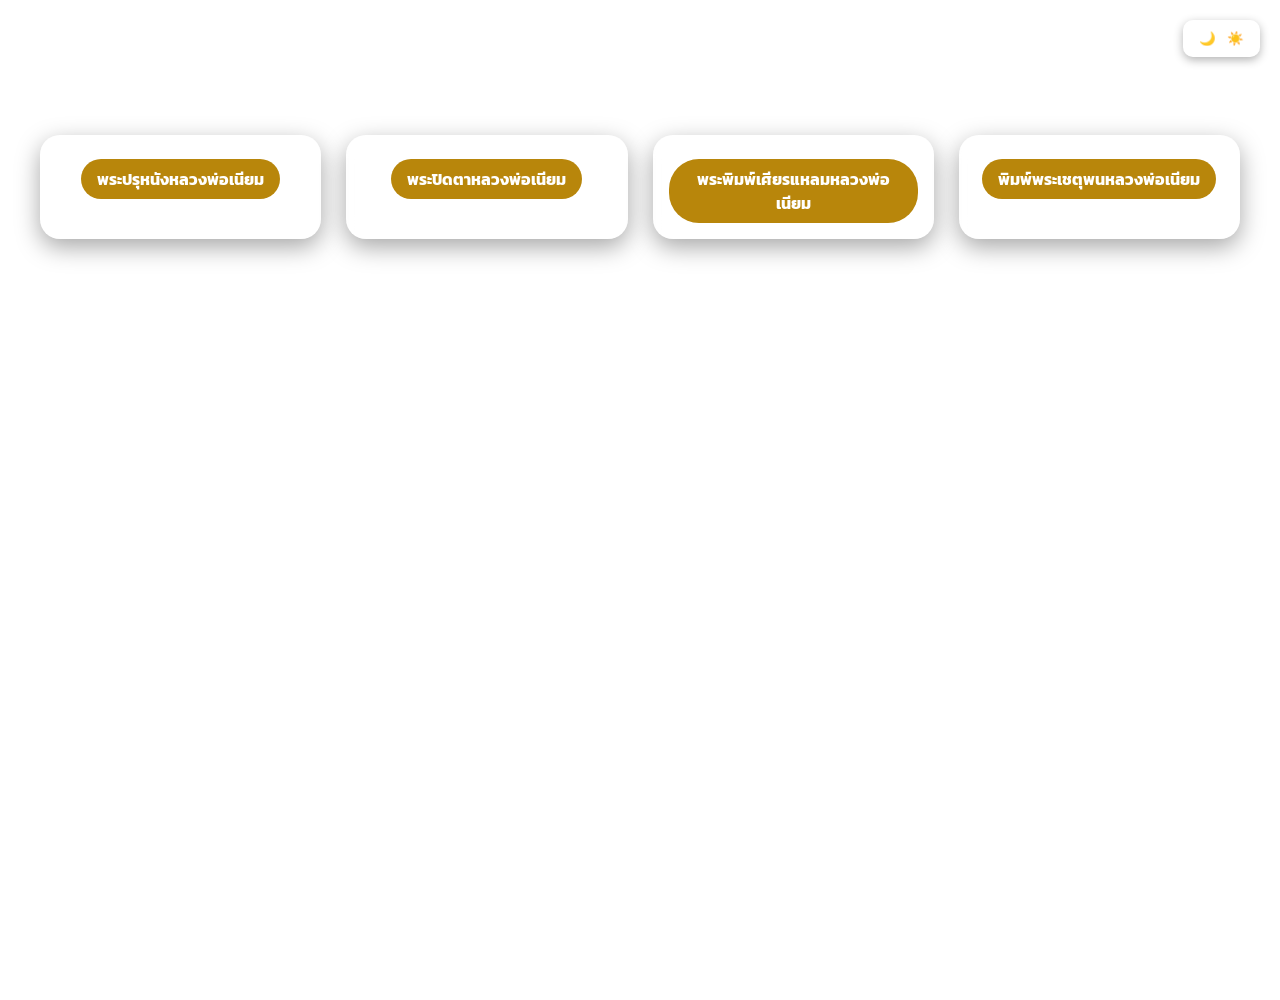
<file: mega.html>
<!DOCTYPE html>
<html lang="th">
<head>
  <meta charset="UTF-8">
  <meta name="viewport" content="width=device-width, initial-scale=1.0">
  <title>MEGA</title>

  <link href="https://fonts.googleapis.com/css2?family=Kanit:wght@400;600&display=swap" rel="stylesheet">
  <link rel="stylesheet" href="css/style.css">
</head>

<body>

<button class="toggle-btn" onclick="toggleMode()">🌙 / ☀️</button>

<div class="container">
  <h2>พระเกจิยอดนิยม</h2>

  <div class="gallery">
    <div class="card">
      <a href="https://mega.nz/folder/bK4yjIaA#iLp1GuhiwRVVpPshQ1YpXQ" target="_blank">
        พระปรุหนังหลวงพ่อเนียม
      </a>
    </div>

    <div class="card">
      <a href="https://mega.nz/folder/aTp1VYZC#N3tGa1QYQO7YDpLXTtGnAQ" target="_blank">
        พระปิดตาหลวงพ่อเนียม
      </a>
    </div>

    <div class="card">
      <a href="https://mega.nz/folder/GGRmEajK#0fctrh7UpyNlGaZU5Yftwg" target="_blank">
        พระพิมพ์เศียรแหลมหลวงพ่อเนียม
      </a>
    </div>

    <div class="card">
      <a href="https://icedrive.net/s/9f4SPuf1Yvg5C8D4Q3u9vg1YBNW4" target="_blank">
        พิมพ์พระเชตุพนหลวงพ่อเนียม
      </a>
    </div>
  </div>
<!-- JS กลาง -->
<script src="js/voice.js"></script>
</body>
</html>
</file>
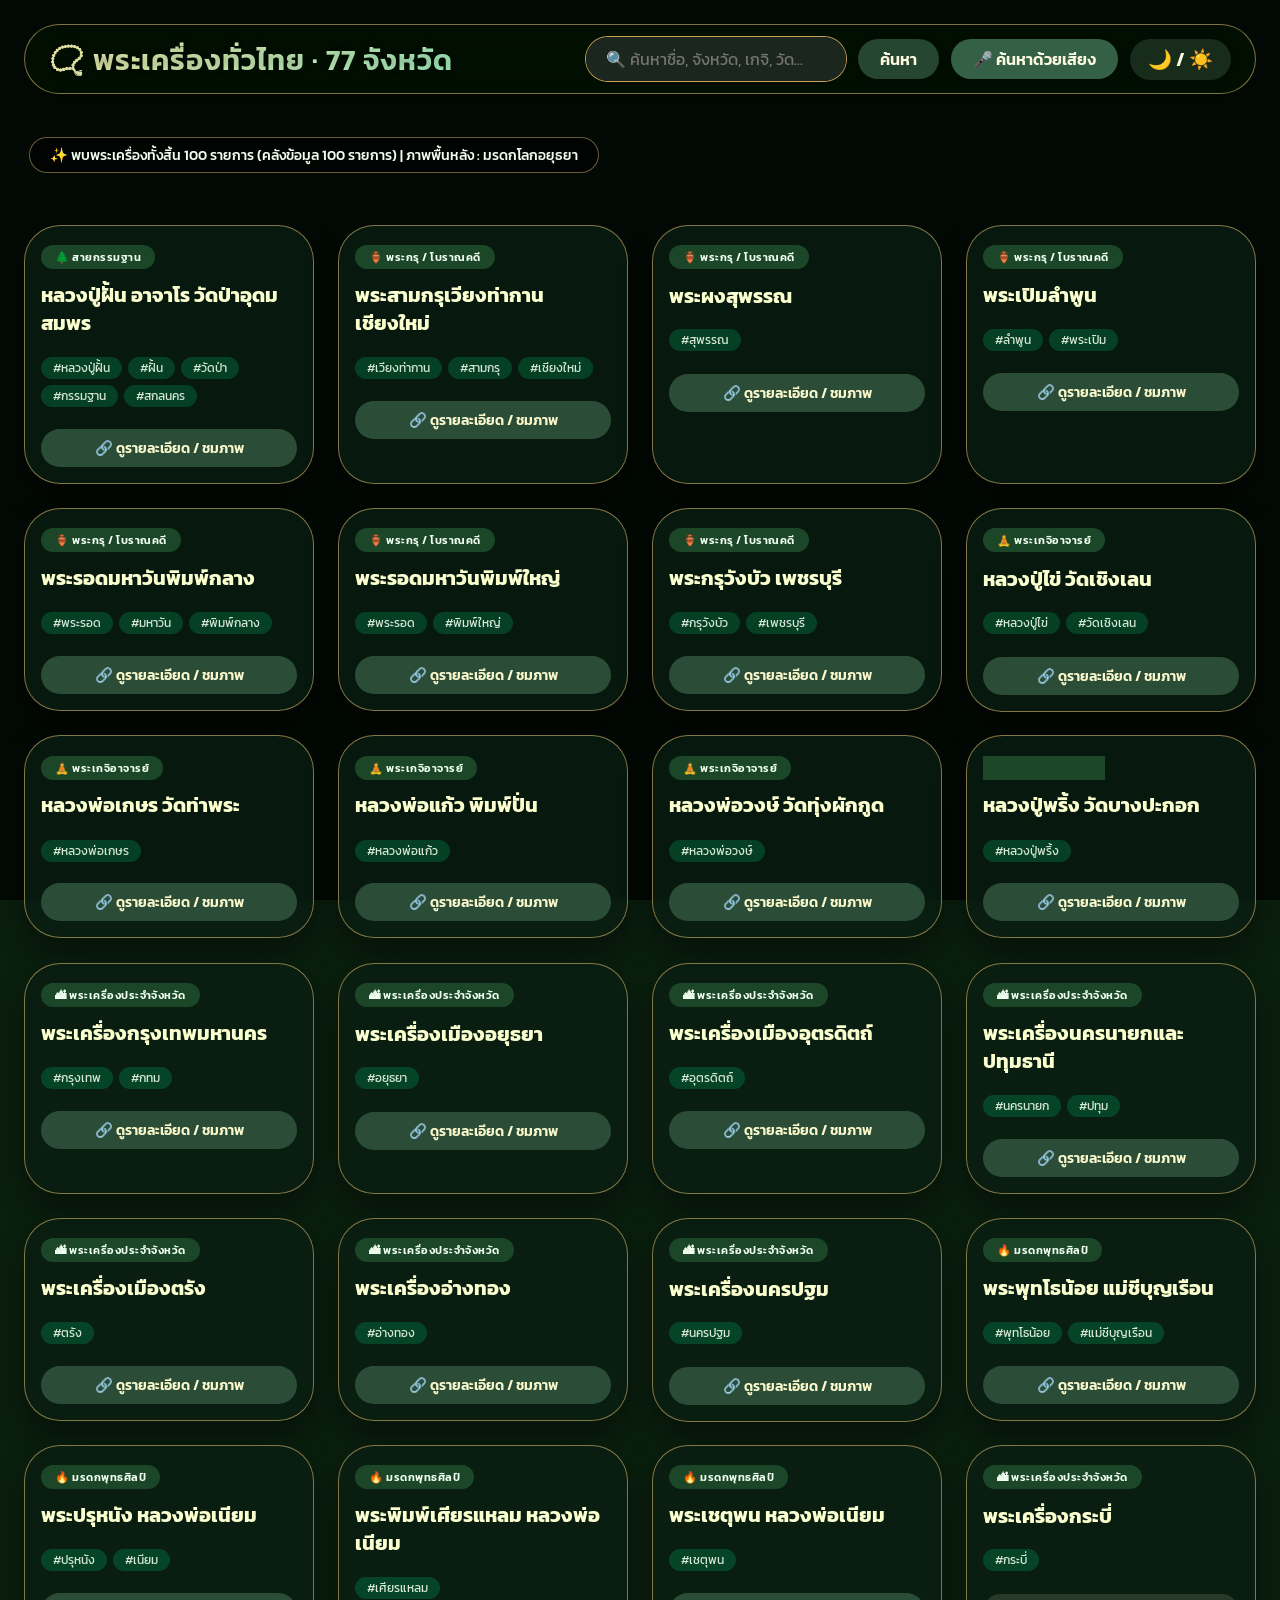
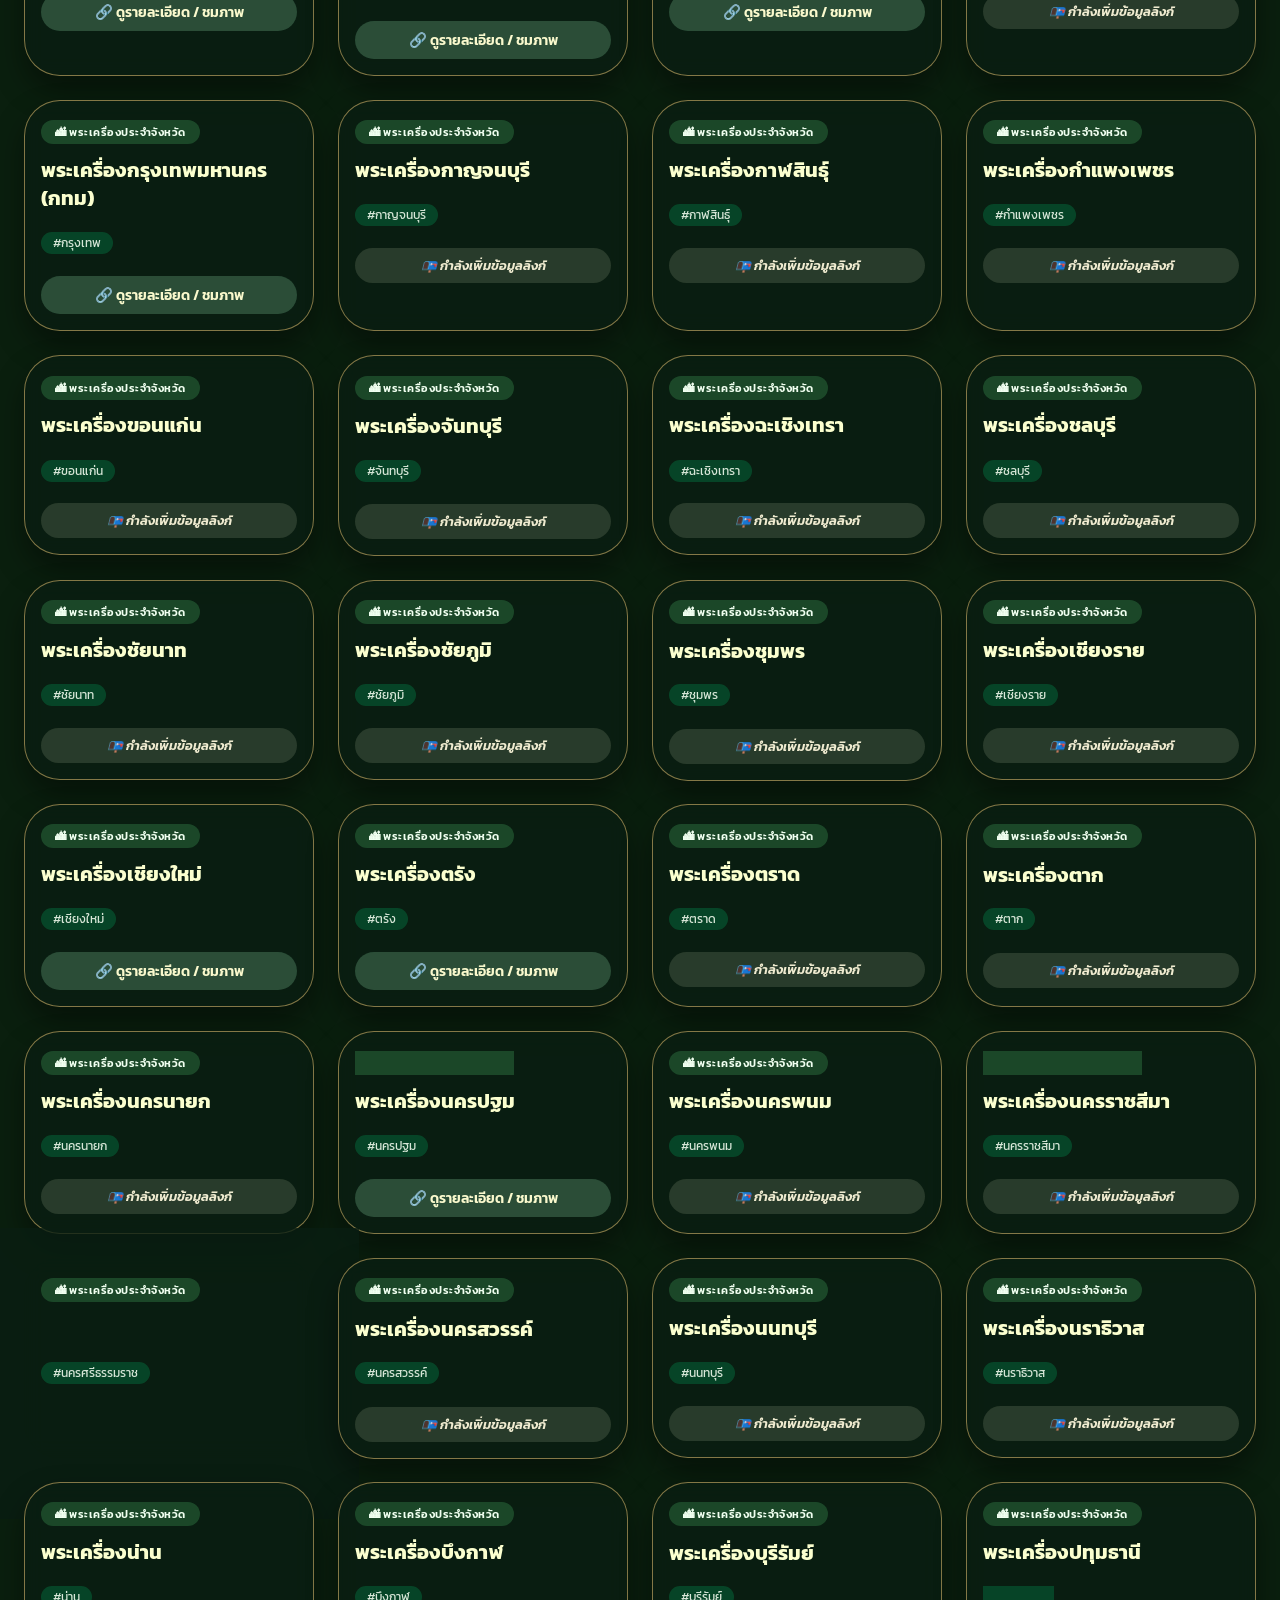
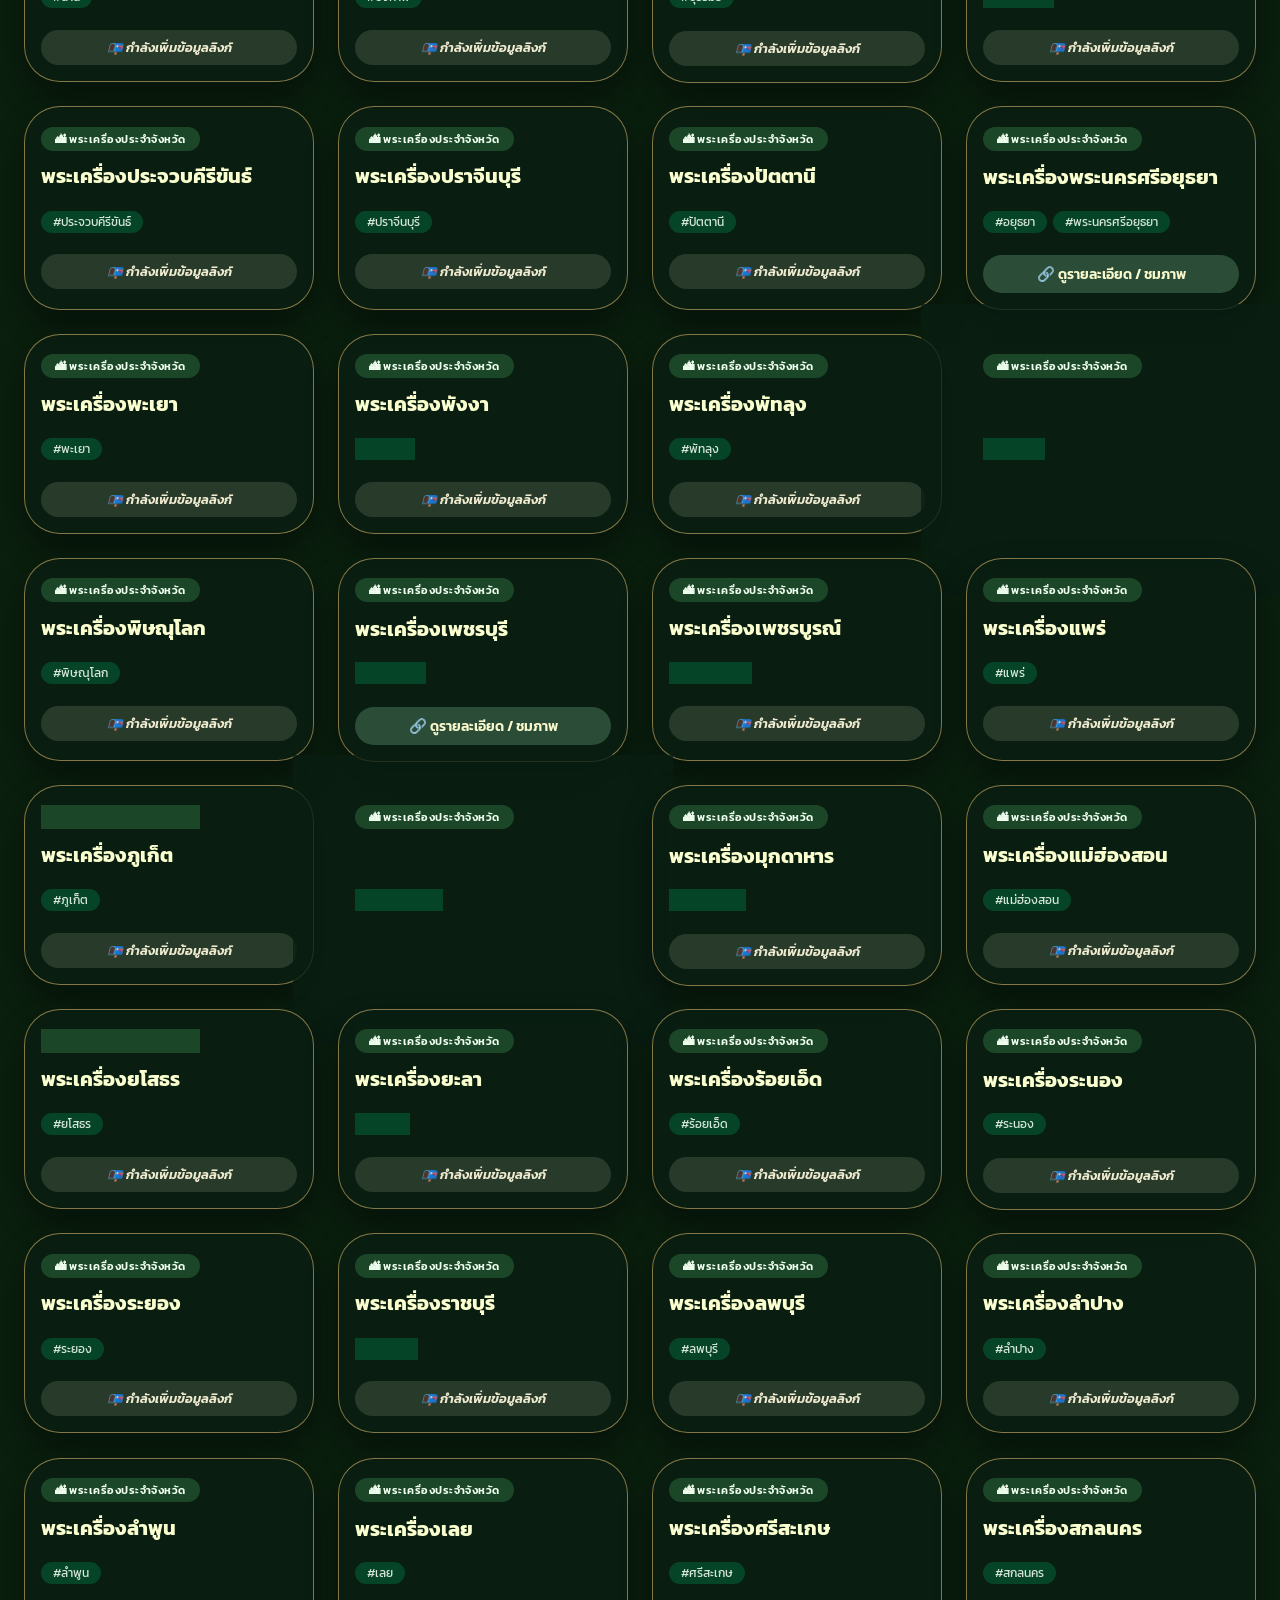
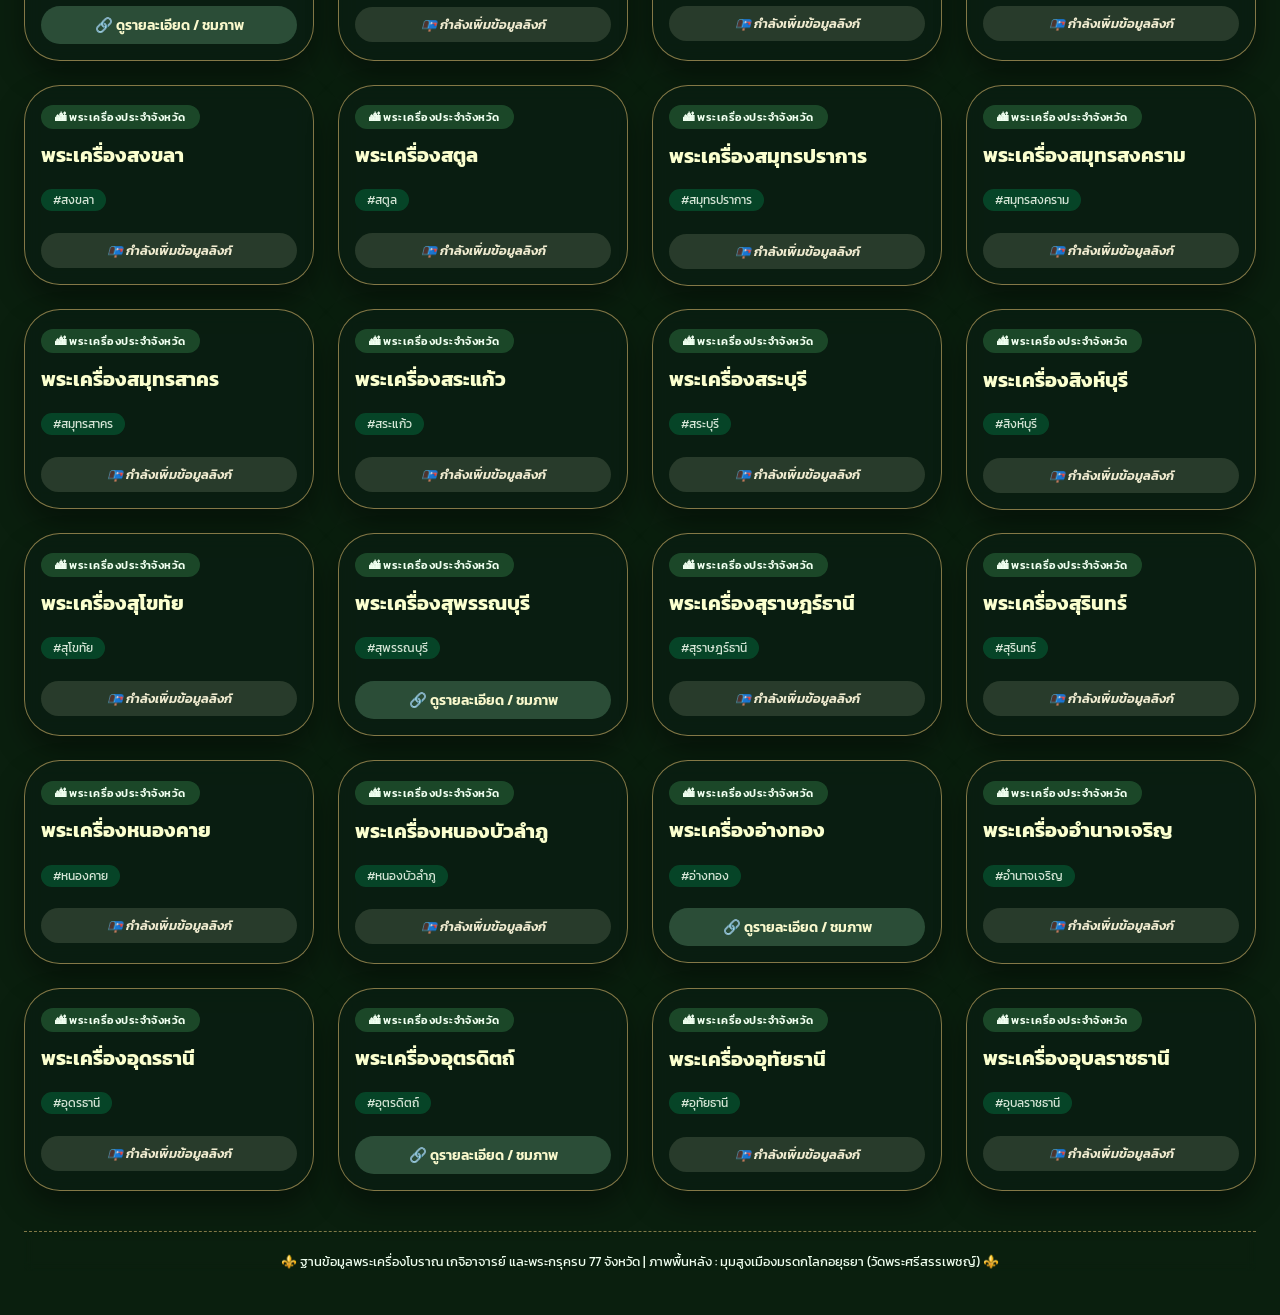
<file: css/icedrive6.html>
<!DOCTYPE html>
<html lang="th">
<head>
  <meta charset="UTF-8">
  <meta name="viewport" content="width=device-width, initial-scale=1.0, user-scalable=yes">
  <title>พระเครื่อง 77 จังหวัด | คลังข้อมูลมรดกไทย</title>
  <link href="https://fonts.googleapis.com/css2?family=Kanit:wght@300;400;500;600;700&display=swap" rel="stylesheet">
  <style>
    * {
      margin: 0;
      padding: 0;
      box-sizing: border-box;
      font-family: 'Kanit', sans-serif;
      transition: background 0.2s ease, color 0.2s ease, border-color 0.2s;
    }

    /* ===== GLOBAL BACKGROUND WITH OVERLAY (มุมสูงอยุธยา) ===== */
    body {
      background-color: #0a1f0e; /* fallback สีเข้ม */
      position: relative;
      color: #f0fff0;
      padding: 1.5rem;
      min-height: 100vh;
    }

    /* ภาพมุมสูง เมืองมรดกโลกอยุธยา (วัดพระศรีสรรเพชญ์) */
    body::before {
      content: "";
      position: fixed;
      top: 0;
      left: 0;
      width: 100%;
      height: 100%;
      background: url('https://upload.wikimedia.org/wikipedia/commons/c/ce/Ayutthaya_3_pagodas.jpg') center center / cover no-repeat fixed;
      z-index: -2;
      will-change: transform;
    }

    /* Overlay โปร่งแสงสีเข้ม ทำให้ข้อความเด่นชัด */
    body::after {
      content: "";
      position: fixed;
      top: 0;
      left: 0;
      width: 100%;
      height: 100%;
      background: rgba(0, 0, 0, 0.68);
      z-index: -1;
      backdrop-filter: brightness(0.96);
    }

    /* ===== LIGHT MODE OVERLAY (พื้นหลังสว่างแต่ยังคงลายละเอียดภาพ) ===== */
    body.light::after {
      background: rgba(255, 245, 225, 0.82);
      backdrop-filter: brightness(1.02);
    }

    body.light {
      color: #1a3a2a;
    }

    .container {
      max-width: 1400px;
      margin: 0 auto;
      position: relative;
      z-index: 2;
    }

    /* header & toolbar */
    .toolbar {
      display: flex;
      flex-wrap: wrap;
      justify-content: space-between;
      align-items: center;
      gap: 12px;
      margin-bottom: 28px;
      background: rgba(0, 20, 0, 0.55);
      backdrop-filter: blur(12px);
      padding: 12px 24px;
      border-radius: 60px;
      border: 1px solid rgba(210, 180, 110, 0.6);
      box-shadow: 0 8px 20px rgba(0,0,0,0.2);
    }

    body.light .toolbar {
      background: rgba(255, 248, 225, 0.88);
      border-color: #c9aa6f;
      box-shadow: 0 6px 14px rgba(0,0,0,0.08);
    }

    h1 {
      font-size: 1.8rem;
      letter-spacing: 1px;
      background: linear-gradient(135deg, #f9f2b0, #a3f0c0);
      -webkit-background-clip: text;
      background-clip: text;
      color: transparent;
      text-shadow: 0 0 8px rgba(0,0,0,0.3);
      font-weight: 600;
    }
    body.light h1 {
      background: linear-gradient(135deg, #2c5e2a, #1f6e4a);
      -webkit-background-clip: text;
      background-clip: text;
      color: transparent;
      text-shadow: none;
    }

    .search-area {
      display: flex;
      gap: 12px;
      flex-wrap: wrap;
      align-items: center;
    }

    .search-box {
      padding: 10px 20px;
      border-radius: 48px;
      border: none;
      background: #1e2a22e6;
      color: #e0ffe8;
      font-size: 1rem;
      width: 260px;
      outline: none;
      box-shadow: 0 0 0 1px #c5a15b;
      backdrop-filter: blur(4px);
    }
    body.light .search-box {
      background: #fff9ef;
      color: #1e3a2a;
      box-shadow: 0 0 0 1px #b8864b;
    }
    .search-box:focus {
      box-shadow: 0 0 0 2px #f5c542;
    }

    button {
      background: #2b4f38dd;
      backdrop-filter: blur(4px);
      border: none;
      padding: 8px 22px;
      border-radius: 40px;
      font-weight: 600;
      font-size: 1rem;
      cursor: pointer;
      color: #fcf9e1;
      transition: 0.2s;
      box-shadow: 0 2px 8px rgba(0,0,0,0.3);
    }
    body.light button {
      background: #eedfa8;
      color: #2c5836;
      box-shadow: 0 1px 5px rgba(0,0,0,0.1);
    }
    button:hover {
      transform: scale(0.97);
      background: #4f8b60;
      color: white;
    }
    .voice-btn {
      background: #3c6e50dd;
      display: inline-flex;
      align-items: center;
      gap: 8px;
    }
    .toggle-btn {
      background: #1f3424cc;
      font-size: 1.2rem;
      padding: 6px 18px;
    }
    .stats {
      margin: 15px 5px 20px 5px;
      font-weight: 500;
      background: rgba(0, 0, 0, 0.45);
      backdrop-filter: blur(8px);
      display: inline-block;
      padding: 6px 20px;
      border-radius: 60px;
      font-size: 0.9rem;
      border: 1px solid rgba(210, 180, 110, 0.5);
    }
    body.light .stats {
      background: #f2e5cfcc;
      color: #2a5a3a;
      border-color: #dbbc87;
    }
    .gallery {
      display: grid;
      grid-template-columns: repeat(auto-fill, minmax(290px, 1fr));
      gap: 1.5rem;
      margin: 2rem 0 2.5rem;
    }
    .card {
      background: rgba(10, 30, 18, 0.78);
      backdrop-filter: blur(10px);
      border-radius: 36px;
      padding: 1.2rem 1rem 1rem 1rem;
      border: 1px solid rgba(200, 170, 100, 0.65);
      transition: all 0.25s ease;
      box-shadow: 0 15px 30px rgba(0, 0, 0, 0.4);
      display: flex;
      flex-direction: column;
    }
    body.light .card {
      background: #fffff5f2;
      border: 1px solid #e0bc7c;
      box-shadow: 0 12px 24px rgba(70, 40, 10, 0.12);
      color: #2a482c;
    }
    .card:hover {
      transform: translateY(-8px);
      box-shadow: 0 0 22px #d4af37;
      border-color: #f3d382;
    }
    .card-name {
      font-size: 1.25rem;
      font-weight: 700;
      margin-bottom: 10px;
      line-height: 1.4;
      word-break: break-word;
      color: #fbffcf;
    }
    body.light .card-name {
      color: #1f5430;
    }
    .badge {
      display: inline-block;
      background: #1f4d2ce6;
      padding: 4px 14px;
      border-radius: 50px;
      font-size: 0.7rem;
      font-weight: 600;
      letter-spacing: 0.5px;
      margin-bottom: 12px;
      align-self: flex-start;
      backdrop-filter: blur(2px);
    }
    body.light .badge {
      background: #e0c894;
      color: #2b482c;
    }
    .keywords {
      font-size: 0.75rem;
      opacity: 0.9;
      margin: 10px 0;
      display: flex;
      flex-wrap: wrap;
      gap: 6px;
    }
    .keyword-tag {
      background: rgba(0, 255, 150, 0.2);
      padding: 2px 12px;
      border-radius: 30px;
      backdrop-filter: blur(2px);
    }
    body.light .keyword-tag {
      background: #f0e2c5;
      color: #2e593a;
    }
    .card-link {
      margin-top: 12px;
      text-align: center;
      background: #2f543ce6;
      border-radius: 40px;
      padding: 8px;
      font-weight: 600;
      transition: 0.2s;
    }
    body.light .card-link {
      background: #eedfa8;
    }
    .card-link a {
      color: #faf9cd;
      text-decoration: none;
      display: block;
      font-size: 0.9rem;
    }
    body.light .card-link a {
      color: #2a623a;
      font-weight: 600;
    }
    .card-link:hover {
      background: #478a5c;
    }
    .no-link {
      color: #cccbc0;
      font-style: italic;
      font-size: 0.8rem;
    }
    body.light .no-link {
      color: #8b7652;
    }
    .footer {
      text-align: center;
      margin: 40px 0 20px;
      font-size: 0.8rem;
      border-top: 1px dashed rgba(210, 180, 110, 0.6);
      padding-top: 20px;
      background: transparent;
      backdrop-filter: blur(4px);
    }
    @media (max-width: 680px) {
      body { padding: 1rem; }
      .toolbar { flex-direction: column; align-items: stretch; border-radius: 32px; }
      .search-area { justify-content: center; }
      .search-box { width: 100%; }
    }
  </style>
</head>
<body>

<div class="container">
  <div class="toolbar">
    <h1>📿 พระเครื่องทั่วไทย · 77 จังหวัด</h1>
    <div class="search-area">
      <input type="text" id="searchInput" class="search-box" placeholder="🔍 ค้นหาชื่อ, จังหวัด, เกจิ, วัด...">
      <button onclick="performSearch()">ค้นหา</button>
      <button class="voice-btn" onclick="startVoiceSearch()">🎤 ค้นหาด้วยเสียง</button>
      <button class="toggle-btn" onclick="toggleTheme()">🌙 / ☀️</button>
    </div>
  </div>
  
  <div class="stats" id="statsDisplay">✨ กำลังโหลดข้อมูลพระเครื่อง...</div>
  
  <div class="gallery" id="galleryContainer">
    <!-- dynamic cards -->
  </div>
  <div class="footer">
    ⚜️ ฐานข้อมูลพระเครื่องโบราณ เกจิอาจารย์ และพระกรุครบ 77 จังหวัด  |  ภาพพื้นหลัง : มุมสูงเมืองมรดกโลกอยุธยา (วัดพระศรีสรรเพชญ์) ⚜️
  </div>
</div>

<script>
  // ==============================================
  // ข้อมูลพระเครื่องสมบูรณ์ (77 จังหวัด + รายการพิเศษ)
  // ==============================================
  const amulets = [
    // 🌲 สายกรรมฐาน (ของเดิม)
    { name: "หลวงปู่ฝั้น อาจาโร วัดป่าอุดมสมพร", category: "forest", url: "https://icedrive.net/s/YTVRj2Q2F5C7jw7iVATySXz12t4D", keywords: ["หลวงปู่ฝั้น","ฝั้น","วัดป่า","กรรมฐาน","สกลนคร"] },
    // 🏺 พระกรุ / โบราณ
    { name: "พระสามกรุเวียงท่ากานเชียงใหม่", category: "ancient", url: "https://photos.app.goo.gl/NdjgmtvmYvhDnP1v7", keywords: ["เวียงท่ากาน","สามกรุ","เชียงใหม่"] },
    { name: "พระผงสุพรรณ", category: "ancient", url: "https://photos.app.goo.gl/yEmxTfQwAXW33bAw7", keywords: ["สุพรรณ"] },
    { name: "พระเปิมลำพูน", category: "ancient", url: "https://photos.app.goo.gl/WQLyGwurT1kKj5Kn9", keywords: ["ลำพูน","พระเปิม"] },
    { name: "พระรอดมหาวันพิมพ์กลาง", category: "ancient", url: "https://photos.app.goo.gl/SHUqBow99Rx5Ar1R6", keywords: ["พระรอด","มหาวัน","พิมพ์กลาง"] },
    { name: "พระรอดมหาวันพิมพ์ใหญ่", category: "ancient", url: "https://icedrive.net/s/fhBkPzfWzVVVGSPSgYkt3AvR3NyF", keywords: ["พระรอด","พิมพ์ใหญ่"] },
    { name: "พระกรุวังบัว เพชรบุรี", category: "ancient", url: "https://icedrive.net/s/3i8uCCFhB2Z5F4xv1tx2uikikYTa", keywords: ["กรุวังบัว","เพชรบุรี"] },
    // 🧘 พระเกจิ
    { name: "หลวงปู่ไข่ วัดเชิงเลน", category: "monk", url: "https://icedrive.net/s/Q5S1Yi6twu4xQTwf58gR3DPRY3uy", keywords: ["หลวงปู่ไข่","วัดเชิงเลน"] },
    { name: "หลวงพ่อเกษร วัดท่าพระ", category: "monk", url: "https://icedrive.net/s/jb992PRiWg2htBuxaB4bZ1f6R7i8", keywords: ["หลวงพ่อเกษร"] },
    { name: "หลวงพ่อแก้ว พิมพ์ปั่น", category: "monk", url: "https://icedrive.net/s/kB2a6552k1QyT4bzhaGYtB1F5fT7", keywords: ["หลวงพ่อแก้ว"] },
    { name: "หลวงพ่อวงษ์ วัดทุ่งผักกูด", category: "monk", url: "https://icedrive.net/s/kB2a6552k1QyT4bzhaGYtB1F5fT7", keywords: ["หลวงพ่อวงษ์"] },
    { name: "หลวงปู่พริ้ง วัดบางปะกอก", category: "monk", url: "https://icedrive.net/s/1Bjz968YDNt3YaiQ8tBR1FTW3gX8", keywords: ["หลวงปู่พริ้ง"] },
    // 🏙 จังหวัดเด่น + รายการเก่า
    { name: "พระเครื่องกรุงเทพมหานคร", category: "region", url: "https://photos.app.goo.gl/GcmfNfKeiCzaTsFH8", keywords: ["กรุงเทพ","กทม"] },
    { name: "พระเครื่องเมืองอยุธยา", category: "region", url: "https://photos.app.goo.gl/4XQMKJAjMaJmFzZAA", keywords: ["อยุธยา"] },
    { name: "พระเครื่องเมืองอุตรดิตถ์", category: "region", url: "https://photos.app.goo.gl/ghfZLTKCveMozpgk7", keywords: ["อุตรดิตถ์"] },
    { name: "พระเครื่องนครนายกและปทุมธานี", category: "region", url: "https://photos.app.goo.gl/jJDwJFZQPw72Wsr6A", keywords: ["นครนายก","ปทุม"] },
    { name: "พระเครื่องเมืองตรัง", category: "region", url: "https://photos.app.goo.gl/BnHAyBYBLhnTxndCA", keywords: ["ตรัง"] },
    { name: "พระเครื่องอ่างทอง", category: "region", url: "https://photos.app.goo.gl/nw9RMNeWse2gnxgk7", keywords: ["อ่างทอง"] },
    { name: "พระเครื่องนครปฐม", category: "region", url: "https://photos.app.goo.gl/UQ2cR1LrqMvJePWVA", keywords: ["นครปฐม"] },
    // 🔥 พิเศษ
    { name: "พระพุทโธน้อย แม่ชีบุญเรือน", category: "special", url: "https://icedrive.net/s/vYkgSS3vTYAvVbkA97vSTki4tfXF", keywords: ["พุทโธน้อย","แม่ชีบุญเรือน"] },
    { name: "พระปรุหนัง หลวงพ่อเนียม", category: "special", url: "https://mega.nz/folder/bK4yjIaA#iLp1GuhiwRVVpPshQ1YpXQ", keywords: ["ปรุหนัง","เนียม"] },
    { name: "พระพิมพ์เศียรแหลม หลวงพ่อเนียม", category: "special", url: "https://mega.nz/folder/GGRmEajK#0fctrh7UpyNlGaZU5Yftwg", keywords: ["เศียรแหลม"] },
    { name: "พระเชตุพน หลวงพ่อเนียม", category: "special", url: "https://icedrive.net/s/9f4SPuf1Yvg5C8D4Q3u9vg1YBNW4", keywords: ["เชตุพน"] },

    // ========== 77 จังหวัด (ครบถ้วนทุกจังหวัด) ==========
    { name: "พระเครื่องกระบี่", category: "region", url: "", keywords: ["กระบี่"] },
    { name: "พระเครื่องกรุงเทพมหานคร (กทม)", category: "region", url: "https://photos.app.goo.gl/GcmfNfKeiCzaTsFH8", keywords: ["กรุงเทพ"] },
    { name: "พระเครื่องกาญจนบุรี", category: "region", url: "", keywords: ["กาญจนบุรี"] },
    { name: "พระเครื่องกาฬสินธุ์", category: "region", url: "", keywords: ["กาฬสินธุ์"] },
    { name: "พระเครื่องกำแพงเพชร", category: "region", url: "", keywords: ["กำแพงเพชร"] },
    { name: "พระเครื่องขอนแก่น", category: "region", url: "", keywords: ["ขอนแก่น"] },
    { name: "พระเครื่องจันทบุรี", category: "region", url: "", keywords: ["จันทบุรี"] },
    { name: "พระเครื่องฉะเชิงเทรา", category: "region", url: "", keywords: ["ฉะเชิงเทรา"] },
    { name: "พระเครื่องชลบุรี", category: "region", url: "", keywords: ["ชลบุรี"] },
    { name: "พระเครื่องชัยนาท", category: "region", url: "", keywords: ["ชัยนาท"] },
    { name: "พระเครื่องชัยภูมิ", category: "region", url: "", keywords: ["ชัยภูมิ"] },
    { name: "พระเครื่องชุมพร", category: "region", url: "", keywords: ["ชุมพร"] },
    { name: "พระเครื่องเชียงราย", category: "region", url: "", keywords: ["เชียงราย"] },
    { name: "พระเครื่องเชียงใหม่", category: "region", url: "https://photos.app.goo.gl/NdjgmtvmYvhDnP1v7", keywords: ["เชียงใหม่"] },
    { name: "พระเครื่องตรัง", category: "region", url: "https://photos.app.goo.gl/BnHAyBYBLhnTxndCA", keywords: ["ตรัง"] },
    { name: "พระเครื่องตราด", category: "region", url: "", keywords: ["ตราด"] },
    { name: "พระเครื่องตาก", category: "region", url: "", keywords: ["ตาก"] },
    { name: "พระเครื่องนครนายก", category: "region", url: "", keywords: ["นครนายก"] },
    { name: "พระเครื่องนครปฐม", category: "region", url: "https://photos.app.goo.gl/UQ2cR1LrqMvJePWVA", keywords: ["นครปฐม"] },
    { name: "พระเครื่องนครพนม", category: "region", url: "", keywords: ["นครพนม"] },
    { name: "พระเครื่องนครราชสีมา", category: "region", url: "", keywords: ["นครราชสีมา"] },
    { name: "พระเครื่องนครศรีธรรมราช", category: "region", url: "", keywords: ["นครศรีธรรมราช"] },
    { name: "พระเครื่องนครสวรรค์", category: "region", url: "", keywords: ["นครสวรรค์"] },
    { name: "พระเครื่องนนทบุรี", category: "region", url: "", keywords: ["นนทบุรี"] },
    { name: "พระเครื่องนราธิวาส", category: "region", url: "", keywords: ["นราธิวาส"] },
    { name: "พระเครื่องน่าน", category: "region", url: "", keywords: ["น่าน"] },
    { name: "พระเครื่องบึงกาฬ", category: "region", url: "", keywords: ["บึงกาฬ"] },
    { name: "พระเครื่องบุรีรัมย์", category: "region", url: "", keywords: ["บุรีรัมย์"] },
    { name: "พระเครื่องปทุมธานี", category: "region", url: "", keywords: ["ปทุมธานี"] },
    { name: "พระเครื่องประจวบคีรีขันธ์", category: "region", url: "", keywords: ["ประจวบคีรีขันธ์"] },
    { name: "พระเครื่องปราจีนบุรี", category: "region", url: "", keywords: ["ปราจีนบุรี"] },
    { name: "พระเครื่องปัตตานี", category: "region", url: "", keywords: ["ปัตตานี"] },
    { name: "พระเครื่องพระนครศรีอยุธยา", category: "region", url: "https://photos.app.goo.gl/4XQMKJAjMaJmFzZAA", keywords: ["อยุธยา","พระนครศรีอยุธยา"] },
    { name: "พระเครื่องพะเยา", category: "region", url: "", keywords: ["พะเยา"] },
    { name: "พระเครื่องพังงา", category: "region", url: "", keywords: ["พังงา"] },
    { name: "พระเครื่องพัทลุง", category: "region", url: "", keywords: ["พัทลุง"] },
    { name: "พระเครื่องพิจิตร", category: "region", url: "", keywords: ["พิจิตร"] },
    { name: "พระเครื่องพิษณุโลก", category: "region", url: "", keywords: ["พิษณุโลก"] },
    { name: "พระเครื่องเพชรบุรี", category: "region", url: "https://icedrive.net/s/3i8uCCFhB2Z5F4xv1tx2uikikYTa", keywords: ["เพชรบุรี"] },
    { name: "พระเครื่องเพชรบูรณ์", category: "region", url: "", keywords: ["เพชรบูรณ์"] },
    { name: "พระเครื่องแพร่", category: "region", url: "", keywords: ["แพร่"] },
    { name: "พระเครื่องภูเก็ต", category: "region", url: "", keywords: ["ภูเก็ต"] },
    { name: "พระเครื่องมหาสารคาม", category: "region", url: "", keywords: ["มหาสารคาม"] },
    { name: "พระเครื่องมุกดาหาร", category: "region", url: "", keywords: ["มุกดาหาร"] },
    { name: "พระเครื่องแม่ฮ่องสอน", category: "region", url: "", keywords: ["แม่ฮ่องสอน"] },
    { name: "พระเครื่องยโสธร", category: "region", url: "", keywords: ["ยโสธร"] },
    { name: "พระเครื่องยะลา", category: "region", url: "", keywords: ["ยะลา"] },
    { name: "พระเครื่องร้อยเอ็ด", category: "region", url: "", keywords: ["ร้อยเอ็ด"] },
    { name: "พระเครื่องระนอง", category: "region", url: "", keywords: ["ระนอง"] },
    { name: "พระเครื่องระยอง", category: "region", url: "", keywords: ["ระยอง"] },
    { name: "พระเครื่องราชบุรี", category: "region", url: "", keywords: ["ราชบุรี"] },
    { name: "พระเครื่องลพบุรี", category: "region", url: "", keywords: ["ลพบุรี"] },
    { name: "พระเครื่องลำปาง", category: "region", url: "", keywords: ["ลำปาง"] },
    { name: "พระเครื่องลำพูน", category: "region", url: "https://photos.app.goo.gl/WQLyGwurT1kKj5Kn9", keywords: ["ลำพูน"] },
    { name: "พระเครื่องเลย", category: "region", url: "", keywords: ["เลย"] },
    { name: "พระเครื่องศรีสะเกษ", category: "region", url: "", keywords: ["ศรีสะเกษ"] },
    { name: "พระเครื่องสกลนคร", category: "region", url: "", keywords: ["สกลนคร"] },
    { name: "พระเครื่องสงขลา", category: "region", url: "", keywords: ["สงขลา"] },
    { name: "พระเครื่องสตูล", category: "region", url: "", keywords: ["สตูล"] },
    { name: "พระเครื่องสมุทรปราการ", category: "region", url: "", keywords: ["สมุทรปราการ"] },
    { name: "พระเครื่องสมุทรสงคราม", category: "region", url: "", keywords: ["สมุทรสงคราม"] },
    { name: "พระเครื่องสมุทรสาคร", category: "region", url: "", keywords: ["สมุทรสาคร"] },
    { name: "พระเครื่องสระแก้ว", category: "region", url: "", keywords: ["สระแก้ว"] },
    { name: "พระเครื่องสระบุรี", category: "region", url: "", keywords: ["สระบุรี"] },
    { name: "พระเครื่องสิงห์บุรี", category: "region", url: "", keywords: ["สิงห์บุรี"] },
    { name: "พระเครื่องสุโขทัย", category: "region", url: "", keywords: ["สุโขทัย"] },
    { name: "พระเครื่องสุพรรณบุรี", category: "region", url: "https://photos.app.goo.gl/yEmxTfQwAXW33bAw7", keywords: ["สุพรรณบุรี"] },
    { name: "พระเครื่องสุราษฎร์ธานี", category: "region", url: "", keywords: ["สุราษฎร์ธานี"] },
    { name: "พระเครื่องสุรินทร์", category: "region", url: "", keywords: ["สุรินทร์"] },
    { name: "พระเครื่องหนองคาย", category: "region", url: "", keywords: ["หนองคาย"] },
    { name: "พระเครื่องหนองบัวลำภู", category: "region", url: "", keywords: ["หนองบัวลำภู"] },
    { name: "พระเครื่องอ่างทอง", category: "region", url: "https://icedrive.net/s/PyBFvCxv6ybz4iT4G8YjZTkwGB3R", keywords: ["อ่างทอง"] },
    { name: "พระเครื่องอำนาจเจริญ", category: "region", url: "", keywords: ["อำนาจเจริญ"] },
    { name: "พระเครื่องอุดรธานี", category: "region", url: "", keywords: ["อุดรธานี"] },
    { name: "พระเครื่องอุตรดิตถ์", category: "region", url: "https://photos.app.goo.gl/ghfZLTKCveMozpgk7", keywords: ["อุตรดิตถ์"] },
    { name: "พระเครื่องอุทัยธานี", category: "region", url: "", keywords: ["อุทัยธานี"] },
    { name: "พระเครื่องอุบลราชธานี", category: "region", url: "", keywords: ["อุบลราชธานี"] }
  ];

  // แปลงหมวดหมู่เป็นข้อความสวย
  function getCategoryThai(cat) {
    const map = {
      forest: "🌲 สายกรรมฐาน",
      ancient: "🏺 พระกรุ / โบราณคดี",
      monk: "🧘 พระเกจิอาจารย์",
      region: "🏙 พระเครื่องประจำจังหวัด",
      special: "🔥 มรดกพุทธศิลป์"
    };
    return map[cat] || "📿 อื่นๆ";
  }

  let currentFiltered = [...amulets];

  function escapeHtml(str) {
    return str.replace(/[&<>]/g, function(m) {
      if (m === '&') return '&amp;';
      if (m === '<') return '&lt;';
      if (m === '>') return '&gt;';
      return m;
    });
  }

  function renderCards(items) {
    const gallery = document.getElementById('galleryContainer');
    if (!gallery) return;
    if (items.length === 0) {
      gallery.innerHTML = `<div style="grid-column:1/-1; text-align:center; padding:3rem; background: rgba(0,0,0,0.4); border-radius: 48px; backdrop-filter: blur(6px);">❌ ไม่พบพระเครื่องที่ค้นหา ลองใช้คำอื่น หรือค้นหาด้วยเสียงอีกครั้ง</div>`;
      document.getElementById('statsDisplay').innerHTML = `🔍 ไม่พบรายการ (0 รายการ)`;
      return;
    }
    let html = '';
    for (let am of items) {
      const catThai = getCategoryThai(am.category);
      const kw = am.keywords || [];
      const kwHtml = kw.length ? `<div class="keywords">${kw.map(k => `<span class="keyword-tag">#${escapeHtml(k)}</span>`).join('')}</div>` : '';
      const linkHtml = am.url && am.url.trim() !== "" 
        ? `<div class="card-link"><a href="${am.url}" target="_blank" rel="noopener noreferrer">🔗 ดูรายละเอียด / ชมภาพ</a></div>`
        : `<div class="card-link no-link" style="background:#3a4a38aa;"><span style="color:#efebd0;">📭 กำลังเพิ่มข้อมูลลิงก์</span></div>`;
      
      html += `
        <div class="card">
          <div class="badge">${catThai}</div>
          <div class="card-name">${escapeHtml(am.name)}</div>
          ${kwHtml}
          ${linkHtml}
        </div>
      `;
    }
    gallery.innerHTML = html;
    document.getElementById('statsDisplay').innerHTML = `✨ พบพระเครื่องทั้งสิ้น ${items.length} รายการ (คลังข้อมูล ${amulets.length} รายการ) | ภาพพื้นหลัง : มรดกโลกอยุธยา`;
  }

  function performSearch() {
    const query = document.getElementById('searchInput').value.trim().toLowerCase();
    if (query === "") {
      currentFiltered = [...amulets];
      renderCards(currentFiltered);
      return;
    }
    const filtered = amulets.filter(item => {
      const nameMatch = item.name.toLowerCase().includes(query);
      const kwMatch = item.keywords.some(k => k.toLowerCase().includes(query));
      const catMatch = getCategoryThai(item.category).toLowerCase().includes(query);
      return nameMatch || kwMatch || catMatch;
    });
    currentFiltered = filtered;
    renderCards(currentFiltered);
  }

  let recognition = null;
  function startVoiceSearch() {
    if (!('webkitSpeechRecognition' in window) && !('SpeechRecognition' in window)) {
      alert("เบราว์เซอร์ของคุณไม่รองรับการค้นหาด้วยเสียง (แนะนำ Chrome, Edge, Safari)");
      return;
    }
    const SpeechRecognition = window.SpeechRecognition || window.webkitSpeechRecognition;
    recognition = new SpeechRecognition();
    recognition.lang = 'th-TH';
    recognition.interimResults = false;
    recognition.maxAlternatives = 1;
    
    recognition.onstart = () => {
      const btn = document.querySelector('.voice-btn');
      btn.textContent = "🎙️ กำลังฟังเสียง...";
      btn.style.background = "#6a9c70";
    };
    recognition.onerror = (event) => {
      console.error(event.error);
      alert("ไม่สามารถรับเสียงได้: " + event.error);
      resetVoiceBtn();
    };
    recognition.onend = () => resetVoiceBtn();
    recognition.onresult = (event) => {
      const spoken = event.results[0][0].transcript;
      document.getElementById('searchInput').value = spoken;
      performSearch();
      resetVoiceBtn();
    };
    recognition.start();
  }
  
  function resetVoiceBtn() {
    const btn = document.querySelector('.voice-btn');
    if(btn) {
      btn.textContent = "🎤 ค้นหาด้วยเสียง";
      btn.style.background = "";
    }
  }

  function toggleTheme() {
    document.body.classList.toggle('light');
    const isLight = document.body.classList.contains('light');
    localStorage.setItem('amuletsTheme', isLight ? 'light' : 'dark');
  }
  
  function loadTheme() {
    const saved = localStorage.getItem('amuletsTheme');
    if (saved === 'light') document.body.classList.add('light');
    else document.body.classList.remove('light');
  }

  window.onload = () => {
    loadTheme();
    renderCards(amulets);
    const searchBox = document.getElementById('searchInput');
    searchBox.addEventListener('keyup', (e) => {
      if (e.key === 'Enter') performSearch();
    });
  };
</script>
</body>
</html>
</file>
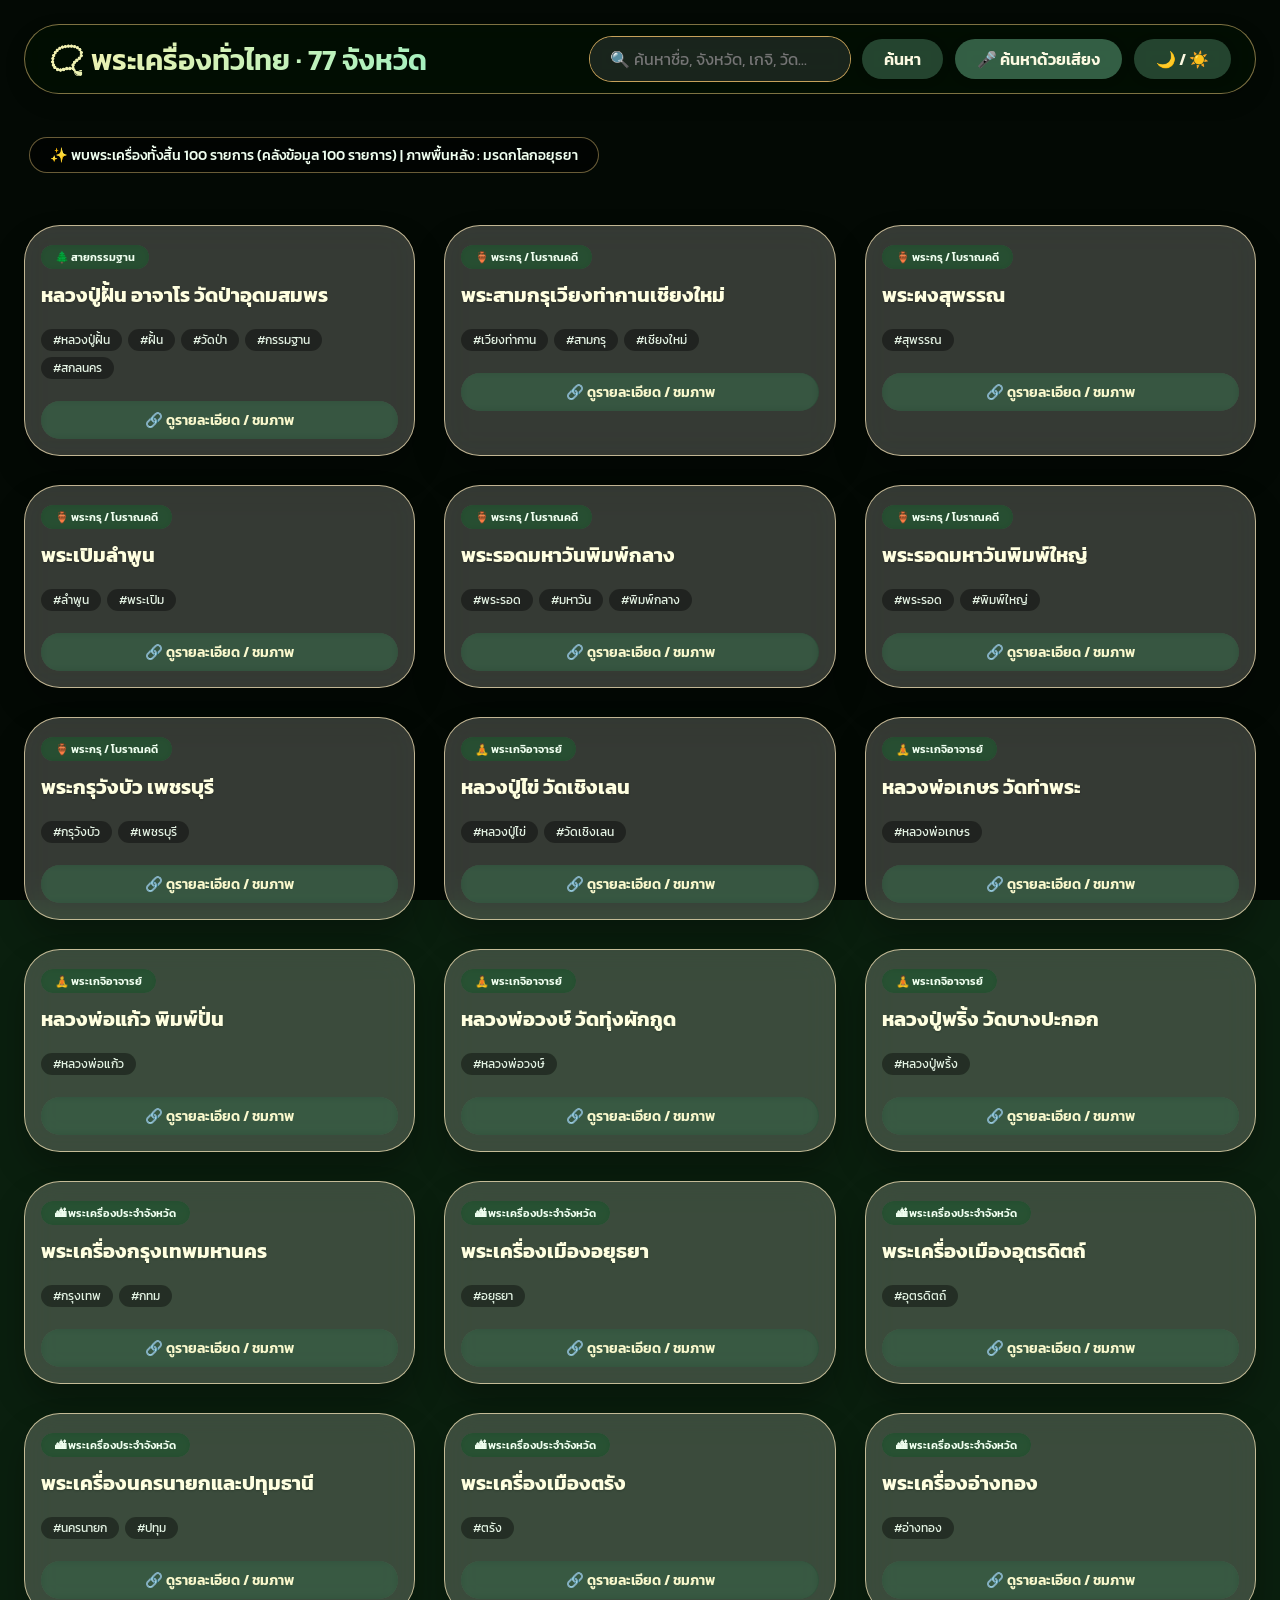
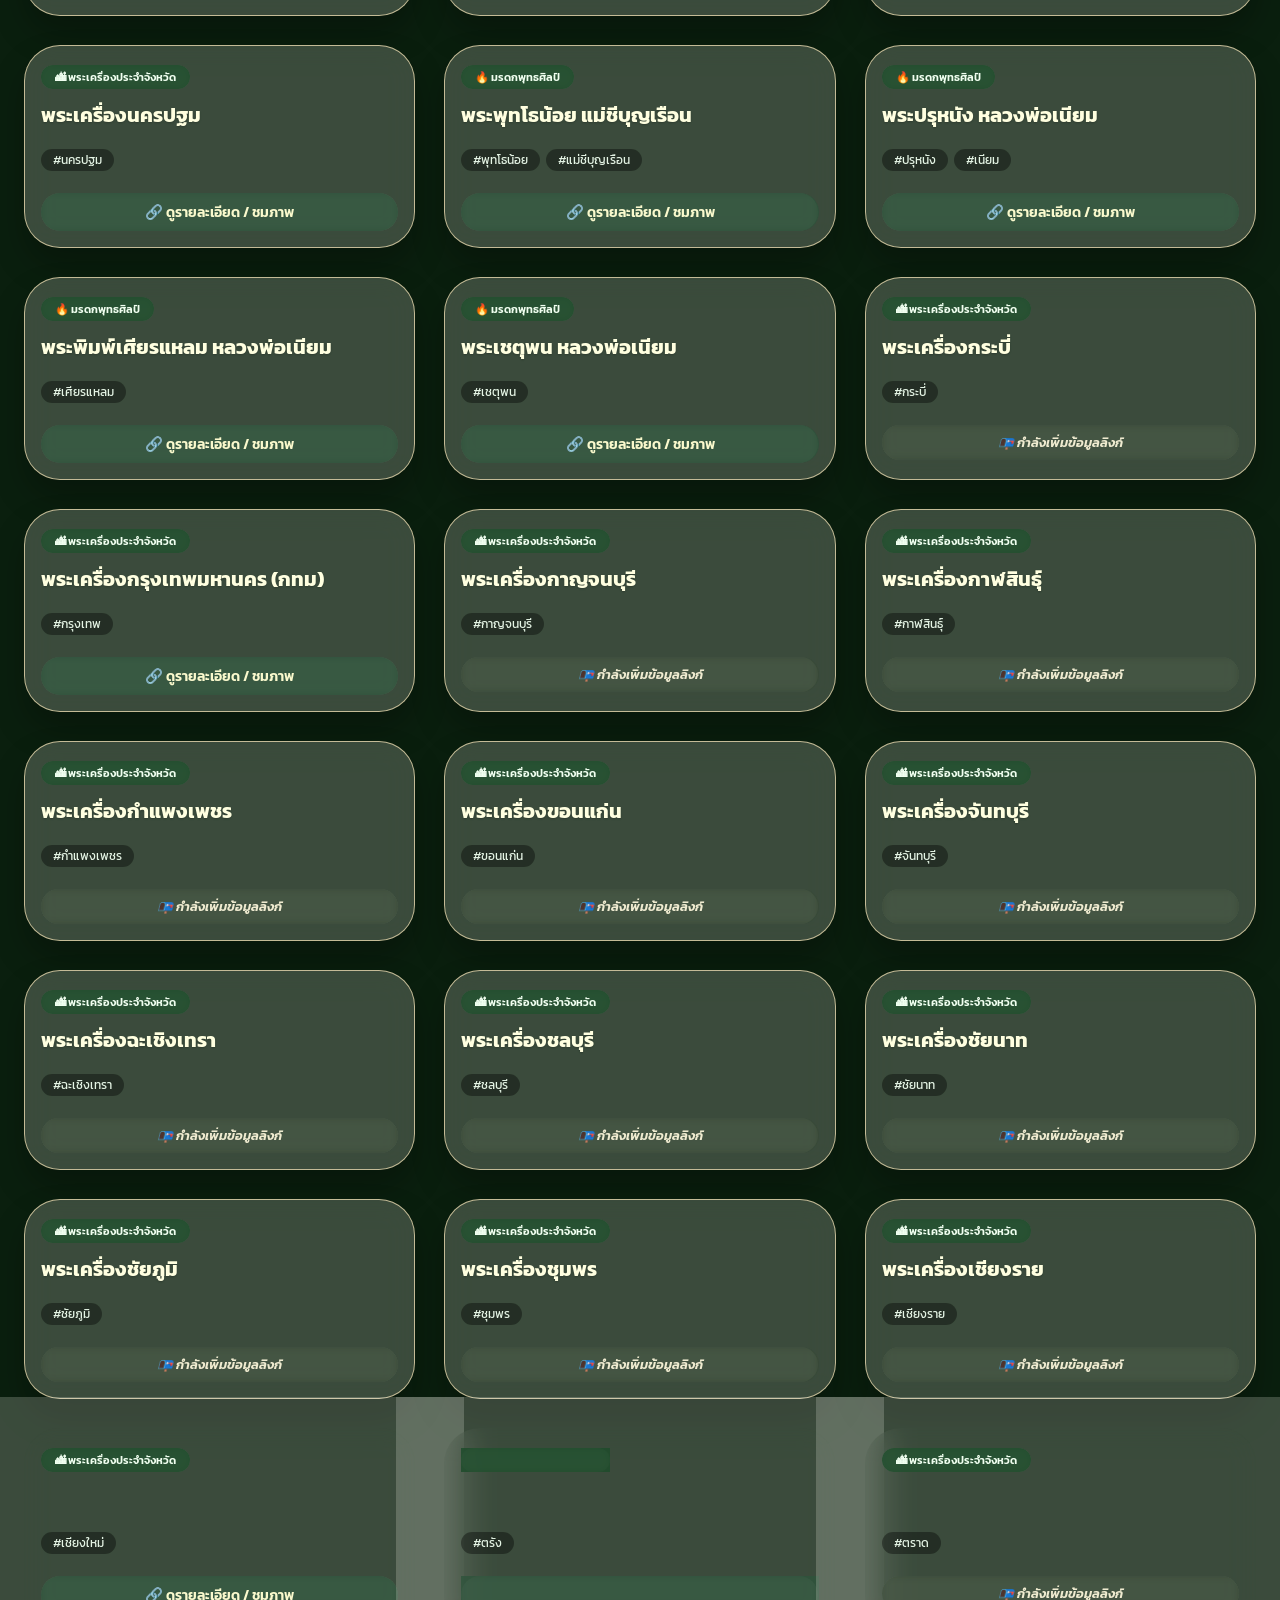
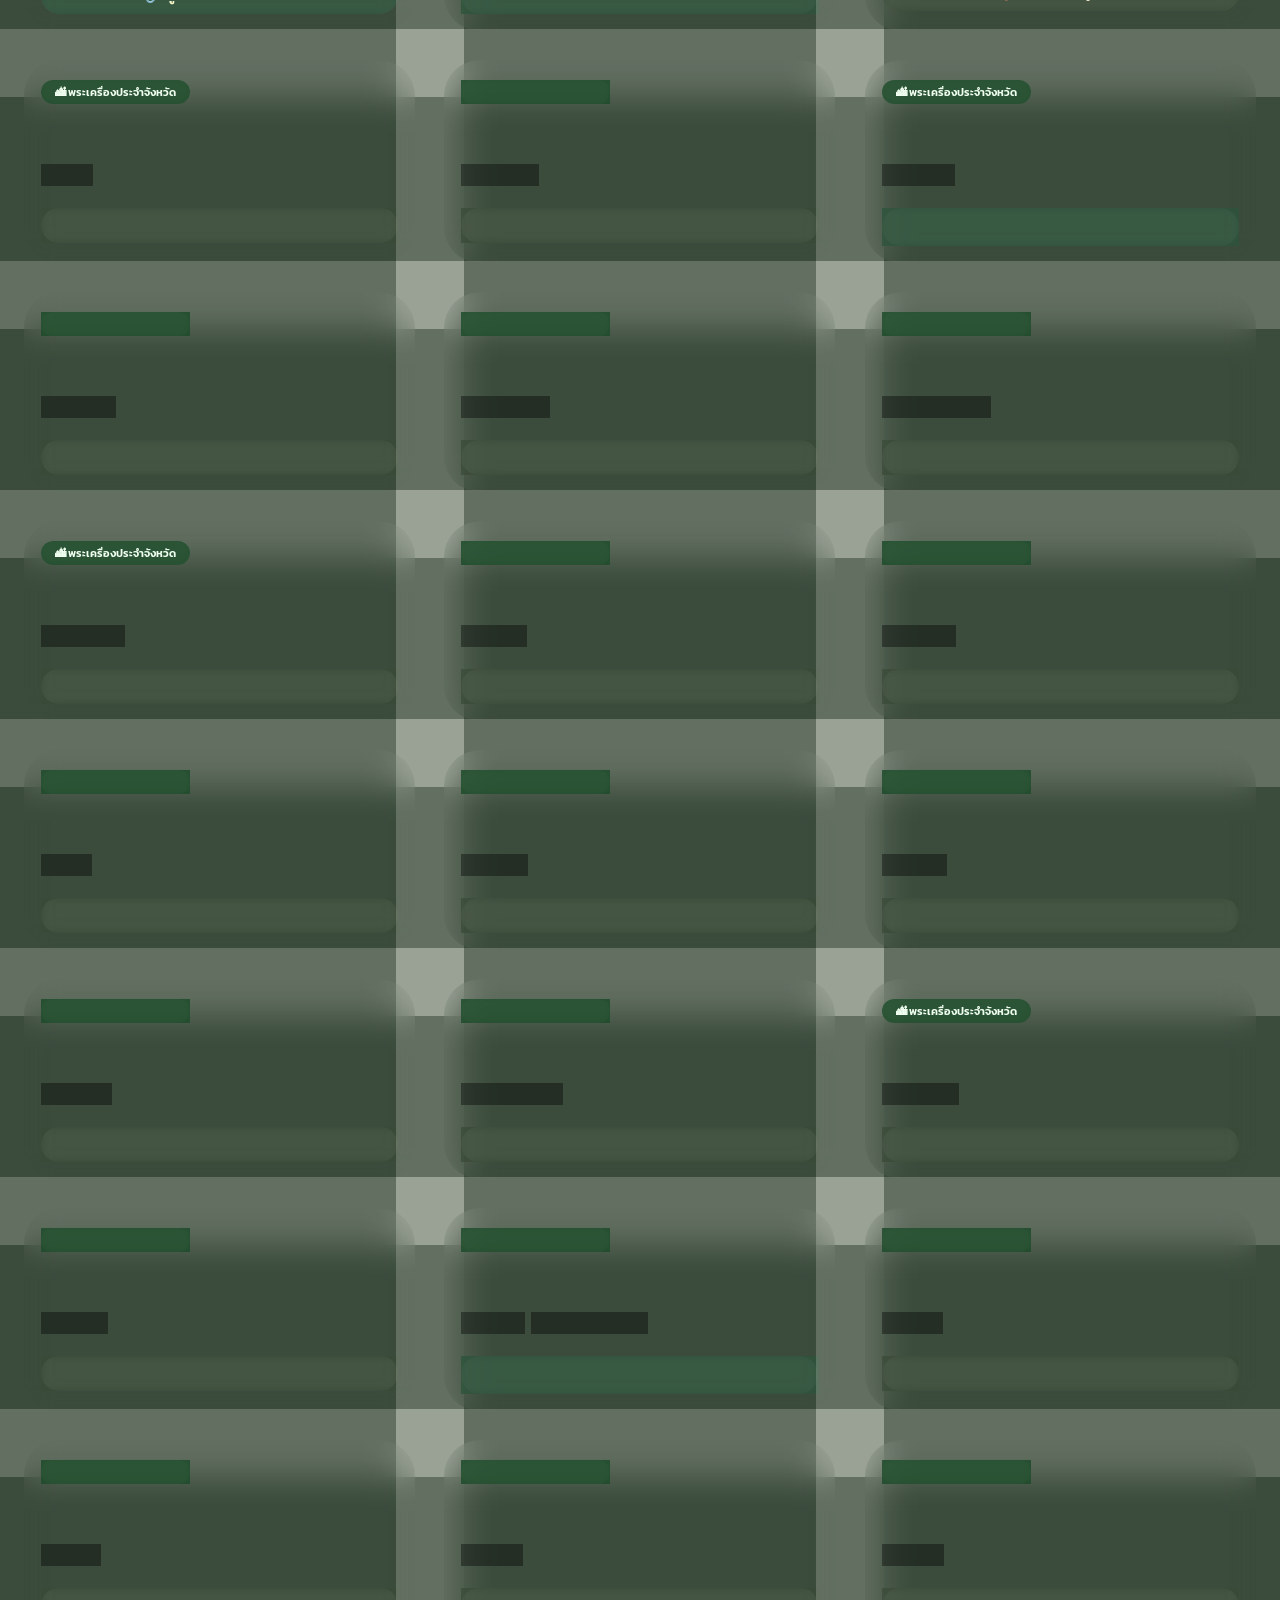
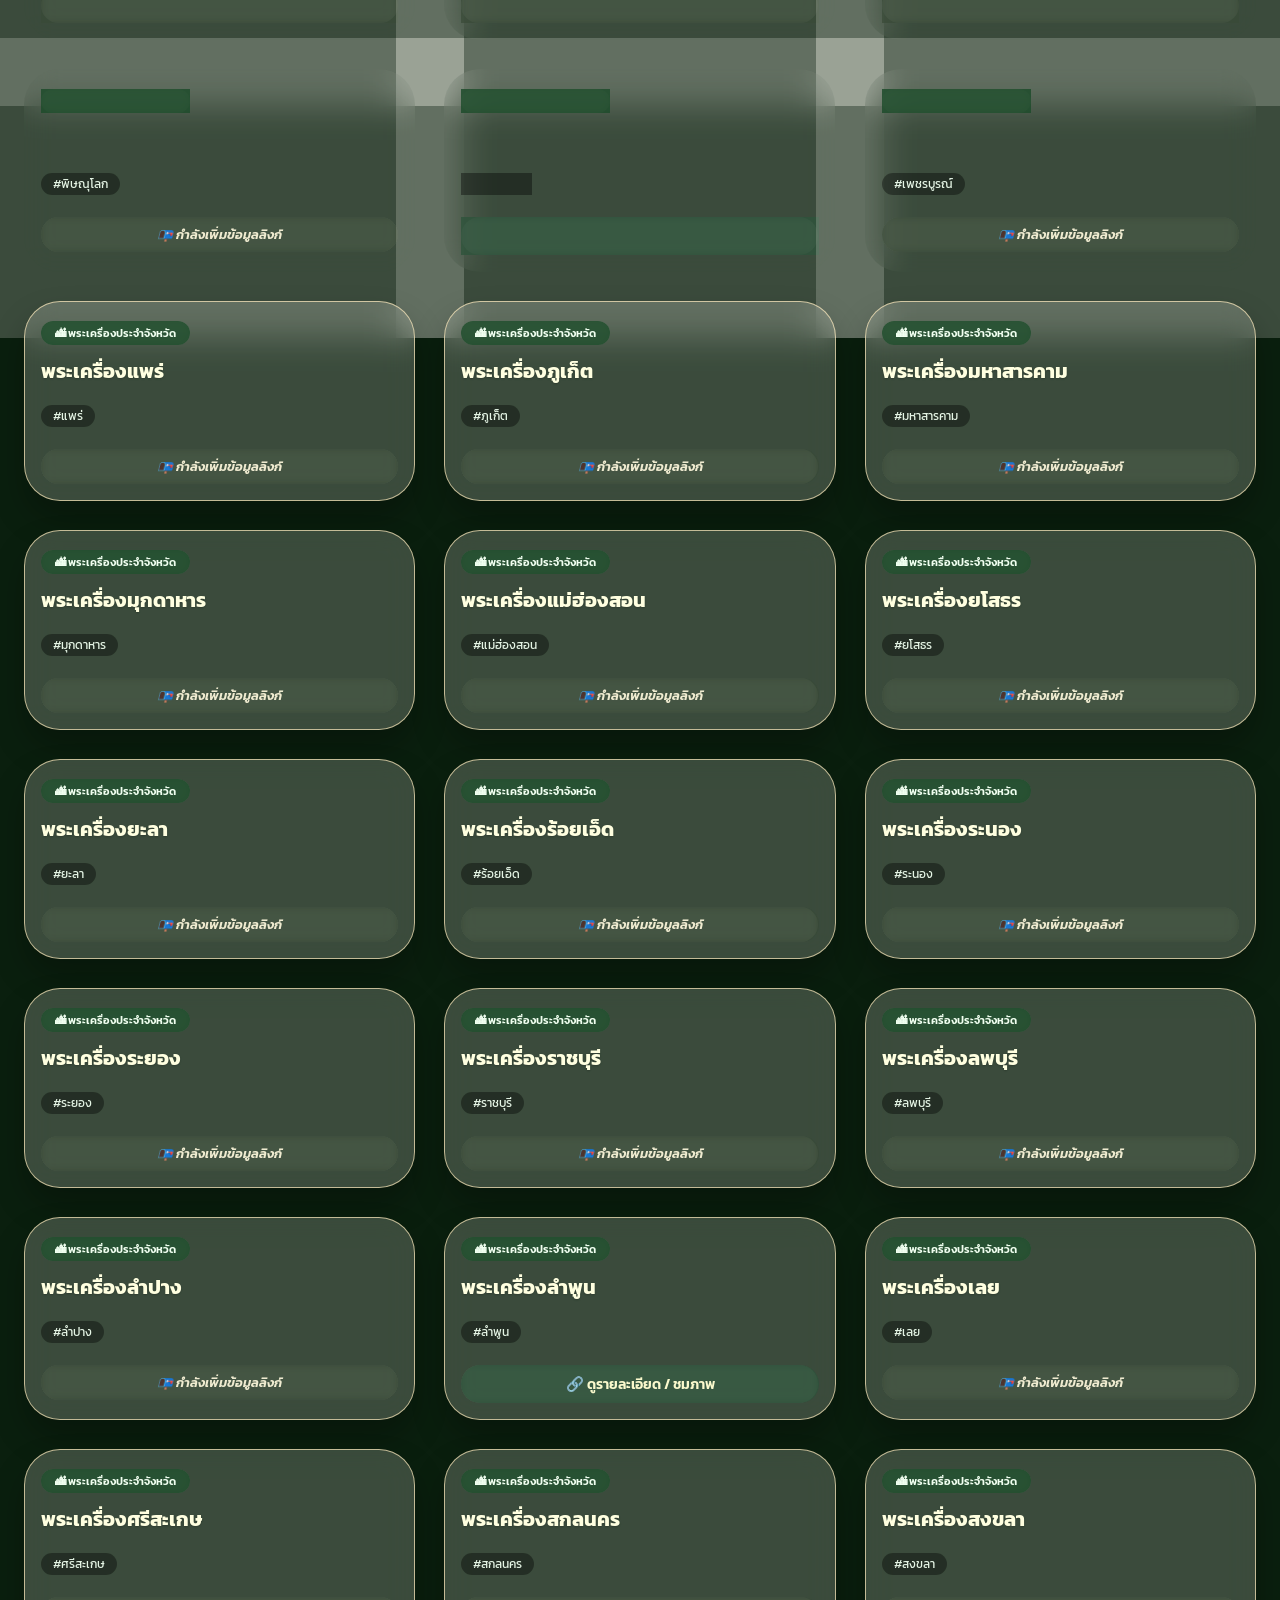
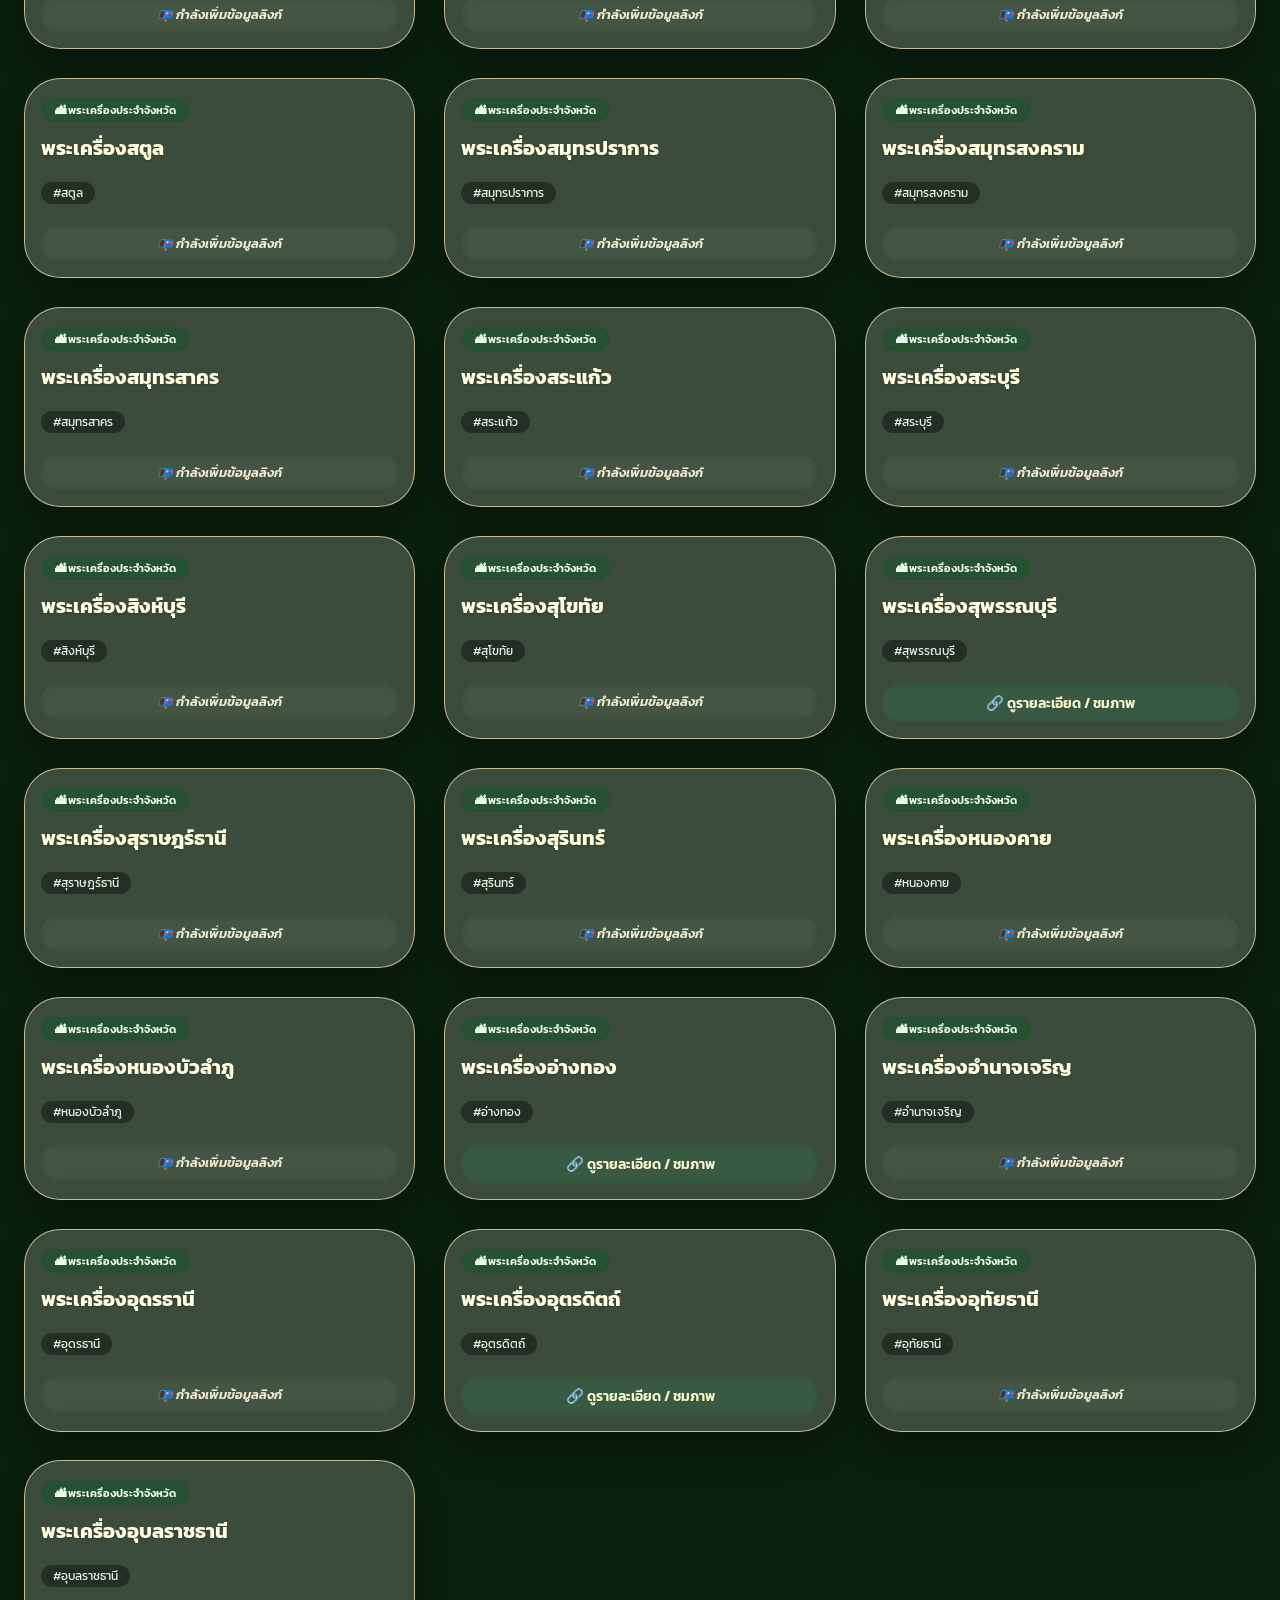
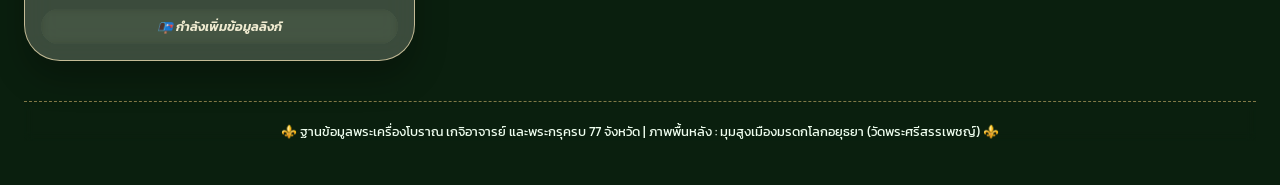
<file: New folder/icedrive6.html>
<!DOCTYPE html>
<html lang="th">
<head>
  <meta charset="UTF-8">
  <meta name="viewport" content="width=device-width, initial-scale=1.0, user-scalable=yes">
  <title>พระเครื่อง 77 จังหวัด | คลังข้อมูลมรดกไทย</title>
  <link href="https://fonts.googleapis.com/css2?family=Kanit:wght@300;400;500;600;700&display=swap" rel="stylesheet">
  <style>
    * {
      margin: 0;
      padding: 0;
      box-sizing: border-box;
      font-family: 'Kanit', sans-serif;
      transition: background 0.2s ease, color 0.2s ease, border-color 0.2s, backdrop-filter 0.2s;
    }

    /* ===== GLOBAL BACKGROUND WITH OVERLAY (มุมสูงอยุธยา) ===== */
    body {
      background-color: #0a1f0e;
      position: relative;
      color: #f0fff0;
      padding: 1.5rem;
      min-height: 100vh;
    }

    /* ภาพมุมสูง เมืองมรดกโลกอยุธยา */
    body::before {
      content: "";
      position: fixed;
      top: 0;
      left: 0;
      width: 100%;
      height: 100%;
      background: url('https://od.lk/s/N18yODQ0OTcyMDBf/789.jpg') center center / cover no-repeat fixed;
      z-index: -2;
    }

    /* Overlay โปร่งแสง */
    body::after {
      content: "";
      position: fixed;
      top: 0;
      left: 0;
      width: 100%;
      height: 100%;
      background: rgba(0, 0, 0, 0.7);
      z-index: -1;
    }

    /* LIGHT MODE */
    body.light::after {
      background: rgba(255, 245, 225, 0.85);
    }
    body.light {
      color: #1a3a2a;
    }

    .container {
      max-width: 1400px;
      margin: 0 auto;
      position: relative;
      z-index: 2;
    }

    /* toolbar glass */
    .toolbar {
      display: flex;
      flex-wrap: wrap;
      justify-content: space-between;
      align-items: center;
      gap: 12px;
      margin-bottom: 28px;
      background: rgba(0, 20, 0, 0.45);
      backdrop-filter: blur(12px);
      padding: 12px 24px;
      border-radius: 60px;
      border: 1px solid rgba(210, 180, 110, 0.6);
      box-shadow: 0 8px 20px rgba(0,0,0,0.2);
    }
    body.light .toolbar {
      background: rgba(255, 248, 225, 0.85);
      border-color: #c9aa6f;
    }

    h1 {
      font-size: 1.8rem;
      background: linear-gradient(135deg, #f9f2b0, #a3f0c0);
      -webkit-background-clip: text;
      background-clip: text;
      color: transparent;
      font-weight: 600;
    }
    body.light h1 {
      background: linear-gradient(135deg, #2c5e2a, #1f6e4a);
      -webkit-background-clip: text;
      background-clip: text;
    }

    .search-area {
      display: flex;
      gap: 12px;
      flex-wrap: wrap;
      align-items: center;
    }
    .search-box {
      padding: 10px 20px;
      border-radius: 48px;
      border: none;
      background: rgba(30, 42, 34, 0.85);
      backdrop-filter: blur(8px);
      color: #e0ffe8;
      font-size: 1rem;
      width: 260px;
      outline: none;
      box-shadow: 0 0 0 1px #c5a15b;
    }
    body.light .search-box {
      background: rgba(255, 249, 239, 0.9);
      color: #1e3a2a;
    }
    .search-box:focus {
      box-shadow: 0 0 0 2px #f5c542;
    }
    button {
      background: rgba(43, 79, 56, 0.85);
      backdrop-filter: blur(8px);
      border: none;
      padding: 8px 22px;
      border-radius: 40px;
      font-weight: 600;
      font-size: 1rem;
      cursor: pointer;
      color: #fcf9e1;
      transition: 0.2s;
      box-shadow: 0 2px 8px rgba(0,0,0,0.2);
    }
    body.light button {
      background: rgba(238, 223, 168, 0.95);
      color: #2c5836;
    }
    button:hover {
      transform: scale(0.97);
      background: #4f8b60;
      color: white;
    }
    .voice-btn {
      background: rgba(60, 110, 80, 0.85);
      display: inline-flex;
      align-items: center;
      gap: 8px;
    }
    .stats {
      margin: 15px 5px 20px 5px;
      font-weight: 500;
      background: rgba(0, 0, 0, 0.45);
      backdrop-filter: blur(8px);
      display: inline-block;
      padding: 6px 20px;
      border-radius: 60px;
      font-size: 0.9rem;
      border: 1px solid rgba(210, 180, 110, 0.5);
    }
    body.light .stats {
      background: rgba(242, 229, 207, 0.85);
      color: #2a5a3a;
    }

    /* ====== GALLERY - การ์ดโปร่งใส กระจกสีขาวขุ่น สวยงาม ====== */
    .gallery {
      display: grid;
      grid-template-columns: repeat(auto-fill, minmax(290px, 1fr));
      gap: 1.8rem;
      margin: 2rem 0 2.5rem;
    }

    /* การ์ดแบบ Glassmorphism สีขาวใส มีความลึก */
    .card {
      background: rgba(255, 255, 245, 0.2);
      backdrop-filter: blur(16px);
      border-radius: 36px;
      padding: 1.2rem 1rem 1rem 1rem;
      border: 1px solid rgba(255, 235, 190, 0.7);
      transition: all 0.3s cubic-bezier(0.2, 0.9, 0.4, 1.1);
      box-shadow: 0 18px 32px rgba(0, 0, 0, 0.25);
      display: flex;
      flex-direction: column;
    }

    /* เมื่อ light mode การ์ดจะขาวใสแต่มีมิติ */
    body.light .card {
      background: rgba(255, 253, 245, 0.65);
      backdrop-filter: blur(16px);
      border: 1px solid rgba(200, 170, 100, 0.7);
      box-shadow: 0 12px 28px rgba(80, 50, 20, 0.15);
      color: #1e3a2a;
    }

    .card:hover {
      transform: translateY(-10px);
      box-shadow: 0 0 28px rgba(212, 175, 55, 0.8);
      border-color: #f3d382;
      background: rgba(255, 255, 250, 0.35);
      backdrop-filter: blur(20px);
    }

    body.light .card:hover {
      background: rgba(255, 252, 235, 0.85);
      box-shadow: 0 18px 32px rgba(0, 0, 0, 0.12);
    }

    .card-name {
      font-size: 1.25rem;
      font-weight: 700;
      margin-bottom: 10px;
      line-height: 1.4;
      word-break: break-word;
      color: #ffffe0;
      text-shadow: 0 1px 2px rgba(0,0,0,0.2);
    }
    body.light .card-name {
      color: #1f5430;
      text-shadow: none;
    }

    .badge {
      display: inline-block;
      background: rgba(31, 77, 44, 0.85);
      backdrop-filter: blur(4px);
      padding: 4px 14px;
      border-radius: 50px;
      font-size: 0.7rem;
      font-weight: 600;
      margin-bottom: 12px;
      align-self: flex-start;
    }
    body.light .badge {
      background: #e0c894cc;
      color: #2b482c;
    }

    .keywords {
      font-size: 0.75rem;
      opacity: 0.95;
      margin: 10px 0;
      display: flex;
      flex-wrap: wrap;
      gap: 6px;
    }
    .keyword-tag {
      background: rgba(0, 0, 0, 0.4);
      backdrop-filter: blur(4px);
      padding: 2px 12px;
      border-radius: 30px;
    }
    body.light .keyword-tag {
      background: rgba(210, 180, 120, 0.6);
      color: #2e593a;
    }

    .card-link {
      margin-top: 12px;
      text-align: center;
      background: rgba(47, 84, 60, 0.8);
      backdrop-filter: blur(4px);
      border-radius: 40px;
      padding: 8px;
      font-weight: 600;
      transition: 0.2s;
    }
    body.light .card-link {
      background: rgba(238, 223, 168, 0.9);
    }
    .card-link a {
      color: #faf9cd;
      text-decoration: none;
      display: block;
      font-size: 0.9rem;
    }
    body.light .card-link a {
      color: #2a623a;
    }
    .card-link:hover {
      background: #478a5c;
    }
    .no-link {
      color: #efebd0;
      font-style: italic;
      font-size: 0.8rem;
    }
    body.light .no-link {
      color: #8b7652;
    }

    .footer {
      text-align: center;
      margin: 40px 0 20px;
      font-size: 0.8rem;
      border-top: 1px dashed rgba(210, 180, 110, 0.6);
      padding-top: 20px;
      background: transparent;
      backdrop-filter: blur(4px);
    }

    @media (max-width: 680px) {
      body { padding: 1rem; }
      .toolbar { flex-direction: column; align-items: stretch; border-radius: 32px; }
      .search-area { justify-content: center; }
      .search-box { width: 100%; }
    }
  </style>
</head>
<body>

<div class="container">
  <div class="toolbar">
    <h1>📿 พระเครื่องทั่วไทย · 77 จังหวัด</h1>
    <div class="search-area">
      <input type="text" id="searchInput" class="search-box" placeholder="🔍 ค้นหาชื่อ, จังหวัด, เกจิ, วัด...">
      <button onclick="performSearch()">ค้นหา</button>
      <button class="voice-btn" onclick="startVoiceSearch()">🎤 ค้นหาด้วยเสียง</button>
      <button class="toggle-btn" onclick="toggleTheme()">🌙 / ☀️</button>
    </div>
  </div>
  
  <div class="stats" id="statsDisplay">✨ กำลังโหลดข้อมูลพระเครื่อง...</div>
  
  <div class="gallery" id="galleryContainer">
    <!-- dynamic cards -->
  </div>
  <div class="footer">
    ⚜️ ฐานข้อมูลพระเครื่องโบราณ เกจิอาจารย์ และพระกรุครบ 77 จังหวัด  |  ภาพพื้นหลัง : มุมสูงเมืองมรดกโลกอยุธยา (วัดพระศรีสรรเพชญ์) ⚜️
  </div>
</div>

<script>
  // ==============================================
  // ข้อมูลพระเครื่องสมบูรณ์ (77 จังหวัด + รายการพิเศษ)
  // ==============================================
  const amulets = [
    { name: "หลวงปู่ฝั้น อาจาโร วัดป่าอุดมสมพร", category: "forest", url: "https://icedrive.net/s/YTVRj2Q2F5C7jw7iVATySXz12t4D", keywords: ["หลวงปู่ฝั้น","ฝั้น","วัดป่า","กรรมฐาน","สกลนคร"] },
    { name: "พระสามกรุเวียงท่ากานเชียงใหม่", category: "ancient", url: "https://photos.app.goo.gl/NdjgmtvmYvhDnP1v7", keywords: ["เวียงท่ากาน","สามกรุ","เชียงใหม่"] },
    { name: "พระผงสุพรรณ", category: "ancient", url: "https://photos.app.goo.gl/yEmxTfQwAXW33bAw7", keywords: ["สุพรรณ"] },
    { name: "พระเปิมลำพูน", category: "ancient", url: "https://photos.app.goo.gl/WQLyGwurT1kKj5Kn9", keywords: ["ลำพูน","พระเปิม"] },
    { name: "พระรอดมหาวันพิมพ์กลาง", category: "ancient", url: "https://photos.app.goo.gl/SHUqBow99Rx5Ar1R6", keywords: ["พระรอด","มหาวัน","พิมพ์กลาง"] },
    { name: "พระรอดมหาวันพิมพ์ใหญ่", category: "ancient", url: "https://icedrive.net/s/fhBkPzfWzVVVGSPSgYkt3AvR3NyF", keywords: ["พระรอด","พิมพ์ใหญ่"] },
    { name: "พระกรุวังบัว เพชรบุรี", category: "ancient", url: "https://icedrive.net/s/3i8uCCFhB2Z5F4xv1tx2uikikYTa", keywords: ["กรุวังบัว","เพชรบุรี"] },
    { name: "หลวงปู่ไข่ วัดเชิงเลน", category: "monk", url: "https://icedrive.net/s/Q5S1Yi6twu4xQTwf58gR3DPRY3uy", keywords: ["หลวงปู่ไข่","วัดเชิงเลน"] },
    { name: "หลวงพ่อเกษร วัดท่าพระ", category: "monk", url: "https://icedrive.net/s/jb992PRiWg2htBuxaB4bZ1f6R7i8", keywords: ["หลวงพ่อเกษร"] },
    { name: "หลวงพ่อแก้ว พิมพ์ปั่น", category: "monk", url: "https://icedrive.net/s/kB2a6552k1QyT4bzhaGYtB1F5fT7", keywords: ["หลวงพ่อแก้ว"] },
    { name: "หลวงพ่อวงษ์ วัดทุ่งผักกูด", category: "monk", url: "https://icedrive.net/s/kB2a6552k1QyT4bzhaGYtB1F5fT7", keywords: ["หลวงพ่อวงษ์"] },
    { name: "หลวงปู่พริ้ง วัดบางปะกอก", category: "monk", url: "https://icedrive.net/s/1Bjz968YDNt3YaiQ8tBR1FTW3gX8", keywords: ["หลวงปู่พริ้ง"] },
    { name: "พระเครื่องกรุงเทพมหานคร", category: "region", url: "https://photos.app.goo.gl/GcmfNfKeiCzaTsFH8", keywords: ["กรุงเทพ","กทม"] },
    { name: "พระเครื่องเมืองอยุธยา", category: "region", url: "https://photos.app.goo.gl/4XQMKJAjMaJmFzZAA", keywords: ["อยุธยา"] },
    { name: "พระเครื่องเมืองอุตรดิตถ์", category: "region", url: "https://photos.app.goo.gl/ghfZLTKCveMozpgk7", keywords: ["อุตรดิตถ์"] },
    { name: "พระเครื่องนครนายกและปทุมธานี", category: "region", url: "https://photos.app.goo.gl/jJDwJFZQPw72Wsr6A", keywords: ["นครนายก","ปทุม"] },
    { name: "พระเครื่องเมืองตรัง", category: "region", url: "https://photos.app.goo.gl/BnHAyBYBLhnTxndCA", keywords: ["ตรัง"] },
    { name: "พระเครื่องอ่างทอง", category: "region", url: "https://photos.app.goo.gl/nw9RMNeWse2gnxgk7", keywords: ["อ่างทอง"] },
    { name: "พระเครื่องนครปฐม", category: "region", url: "https://photos.app.goo.gl/UQ2cR1LrqMvJePWVA", keywords: ["นครปฐม"] },
    { name: "พระพุทโธน้อย แม่ชีบุญเรือน", category: "special", url: "https://icedrive.net/s/vYkgSS3vTYAvVbkA97vSTki4tfXF", keywords: ["พุทโธน้อย","แม่ชีบุญเรือน"] },
    { name: "พระปรุหนัง หลวงพ่อเนียม", category: "special", url: "https://mega.nz/folder/bK4yjIaA#iLp1GuhiwRVVpPshQ1YpXQ", keywords: ["ปรุหนัง","เนียม"] },
    { name: "พระพิมพ์เศียรแหลม หลวงพ่อเนียม", category: "special", url: "https://mega.nz/folder/GGRmEajK#0fctrh7UpyNlGaZU5Yftwg", keywords: ["เศียรแหลม"] },
    { name: "พระเชตุพน หลวงพ่อเนียม", category: "special", url: "https://icedrive.net/s/9f4SPuf1Yvg5C8D4Q3u9vg1YBNW4", keywords: ["เชตุพน"] },

    // ========== 77 จังหวัด (ครบถ้วนทุกจังหวัด) ==========
    { name: "พระเครื่องกระบี่", category: "region", url: "", keywords: ["กระบี่"] },
    { name: "พระเครื่องกรุงเทพมหานคร (กทม)", category: "region", url: "https://photos.app.goo.gl/GcmfNfKeiCzaTsFH8", keywords: ["กรุงเทพ"] },
    { name: "พระเครื่องกาญจนบุรี", category: "region", url: "", keywords: ["กาญจนบุรี"] },
    { name: "พระเครื่องกาฬสินธุ์", category: "region", url: "", keywords: ["กาฬสินธุ์"] },
    { name: "พระเครื่องกำแพงเพชร", category: "region", url: "", keywords: ["กำแพงเพชร"] },
    { name: "พระเครื่องขอนแก่น", category: "region", url: "", keywords: ["ขอนแก่น"] },
    { name: "พระเครื่องจันทบุรี", category: "region", url: "", keywords: ["จันทบุรี"] },
    { name: "พระเครื่องฉะเชิงเทรา", category: "region", url: "", keywords: ["ฉะเชิงเทรา"] },
    { name: "พระเครื่องชลบุรี", category: "region", url: "", keywords: ["ชลบุรี"] },
    { name: "พระเครื่องชัยนาท", category: "region", url: "", keywords: ["ชัยนาท"] },
    { name: "พระเครื่องชัยภูมิ", category: "region", url: "", keywords: ["ชัยภูมิ"] },
    { name: "พระเครื่องชุมพร", category: "region", url: "", keywords: ["ชุมพร"] },
    { name: "พระเครื่องเชียงราย", category: "region", url: "", keywords: ["เชียงราย"] },
    { name: "พระเครื่องเชียงใหม่", category: "region", url: "https://photos.app.goo.gl/NdjgmtvmYvhDnP1v7", keywords: ["เชียงใหม่"] },
    { name: "พระเครื่องตรัง", category: "region", url: "https://photos.app.goo.gl/BnHAyBYBLhnTxndCA", keywords: ["ตรัง"] },
    { name: "พระเครื่องตราด", category: "region", url: "", keywords: ["ตราด"] },
    { name: "พระเครื่องตาก", category: "region", url: "", keywords: ["ตาก"] },
    { name: "พระเครื่องนครนายก", category: "region", url: "", keywords: ["นครนายก"] },
    { name: "พระเครื่องนครปฐม", category: "region", url: "https://photos.app.goo.gl/UQ2cR1LrqMvJePWVA", keywords: ["นครปฐม"] },
    { name: "พระเครื่องนครพนม", category: "region", url: "", keywords: ["นครพนม"] },
    { name: "พระเครื่องนครราชสีมา", category: "region", url: "", keywords: ["นครราชสีมา"] },
    { name: "พระเครื่องนครศรีธรรมราช", category: "region", url: "", keywords: ["นครศรีธรรมราช"] },
    { name: "พระเครื่องนครสวรรค์", category: "region", url: "", keywords: ["นครสวรรค์"] },
    { name: "พระเครื่องนนทบุรี", category: "region", url: "", keywords: ["นนทบุรี"] },
    { name: "พระเครื่องนราธิวาส", category: "region", url: "", keywords: ["นราธิวาส"] },
    { name: "พระเครื่องน่าน", category: "region", url: "", keywords: ["น่าน"] },
    { name: "พระเครื่องบึงกาฬ", category: "region", url: "", keywords: ["บึงกาฬ"] },
    { name: "พระเครื่องบุรีรัมย์", category: "region", url: "", keywords: ["บุรีรัมย์"] },
    { name: "พระเครื่องปทุมธานี", category: "region", url: "", keywords: ["ปทุมธานี"] },
    { name: "พระเครื่องประจวบคีรีขันธ์", category: "region", url: "", keywords: ["ประจวบคีรีขันธ์"] },
    { name: "พระเครื่องปราจีนบุรี", category: "region", url: "", keywords: ["ปราจีนบุรี"] },
    { name: "พระเครื่องปัตตานี", category: "region", url: "", keywords: ["ปัตตานี"] },
    { name: "พระเครื่องพระนครศรีอยุธยา", category: "region", url: "https://photos.app.goo.gl/4XQMKJAjMaJmFzZAA", keywords: ["อยุธยา","พระนครศรีอยุธยา"] },
    { name: "พระเครื่องพะเยา", category: "region", url: "", keywords: ["พะเยา"] },
    { name: "พระเครื่องพังงา", category: "region", url: "", keywords: ["พังงา"] },
    { name: "พระเครื่องพัทลุง", category: "region", url: "", keywords: ["พัทลุง"] },
    { name: "พระเครื่องพิจิตร", category: "region", url: "", keywords: ["พิจิตร"] },
    { name: "พระเครื่องพิษณุโลก", category: "region", url: "", keywords: ["พิษณุโลก"] },
    { name: "พระเครื่องเพชรบุรี", category: "region", url: "https://icedrive.net/s/3i8uCCFhB2Z5F4xv1tx2uikikYTa", keywords: ["เพชรบุรี"] },
    { name: "พระเครื่องเพชรบูรณ์", category: "region", url: "", keywords: ["เพชรบูรณ์"] },
    { name: "พระเครื่องแพร่", category: "region", url: "", keywords: ["แพร่"] },
    { name: "พระเครื่องภูเก็ต", category: "region", url: "", keywords: ["ภูเก็ต"] },
    { name: "พระเครื่องมหาสารคาม", category: "region", url: "", keywords: ["มหาสารคาม"] },
    { name: "พระเครื่องมุกดาหาร", category: "region", url: "", keywords: ["มุกดาหาร"] },
    { name: "พระเครื่องแม่ฮ่องสอน", category: "region", url: "", keywords: ["แม่ฮ่องสอน"] },
    { name: "พระเครื่องยโสธร", category: "region", url: "", keywords: ["ยโสธร"] },
    { name: "พระเครื่องยะลา", category: "region", url: "", keywords: ["ยะลา"] },
    { name: "พระเครื่องร้อยเอ็ด", category: "region", url: "", keywords: ["ร้อยเอ็ด"] },
    { name: "พระเครื่องระนอง", category: "region", url: "", keywords: ["ระนอง"] },
    { name: "พระเครื่องระยอง", category: "region", url: "", keywords: ["ระยอง"] },
    { name: "พระเครื่องราชบุรี", category: "region", url: "", keywords: ["ราชบุรี"] },
    { name: "พระเครื่องลพบุรี", category: "region", url: "", keywords: ["ลพบุรี"] },
    { name: "พระเครื่องลำปาง", category: "region", url: "", keywords: ["ลำปาง"] },
    { name: "พระเครื่องลำพูน", category: "region", url: "https://photos.app.goo.gl/WQLyGwurT1kKj5Kn9", keywords: ["ลำพูน"] },
    { name: "พระเครื่องเลย", category: "region", url: "", keywords: ["เลย"] },
    { name: "พระเครื่องศรีสะเกษ", category: "region", url: "", keywords: ["ศรีสะเกษ"] },
    { name: "พระเครื่องสกลนคร", category: "region", url: "", keywords: ["สกลนคร"] },
    { name: "พระเครื่องสงขลา", category: "region", url: "", keywords: ["สงขลา"] },
    { name: "พระเครื่องสตูล", category: "region", url: "", keywords: ["สตูล"] },
    { name: "พระเครื่องสมุทรปราการ", category: "region", url: "", keywords: ["สมุทรปราการ"] },
    { name: "พระเครื่องสมุทรสงคราม", category: "region", url: "", keywords: ["สมุทรสงคราม"] },
    { name: "พระเครื่องสมุทรสาคร", category: "region", url: "", keywords: ["สมุทรสาคร"] },
    { name: "พระเครื่องสระแก้ว", category: "region", url: "", keywords: ["สระแก้ว"] },
    { name: "พระเครื่องสระบุรี", category: "region", url: "", keywords: ["สระบุรี"] },
    { name: "พระเครื่องสิงห์บุรี", category: "region", url: "", keywords: ["สิงห์บุรี"] },
    { name: "พระเครื่องสุโขทัย", category: "region", url: "", keywords: ["สุโขทัย"] },
    { name: "พระเครื่องสุพรรณบุรี", category: "region", url: "https://photos.app.goo.gl/yEmxTfQwAXW33bAw7", keywords: ["สุพรรณบุรี"] },
    { name: "พระเครื่องสุราษฎร์ธานี", category: "region", url: "", keywords: ["สุราษฎร์ธานี"] },
    { name: "พระเครื่องสุรินทร์", category: "region", url: "", keywords: ["สุรินทร์"] },
    { name: "พระเครื่องหนองคาย", category: "region", url: "", keywords: ["หนองคาย"] },
    { name: "พระเครื่องหนองบัวลำภู", category: "region", url: "", keywords: ["หนองบัวลำภู"] },
    { name: "พระเครื่องอ่างทอง", category: "region", url: "https://icedrive.net/s/PyBFvCxv6ybz4iT4G8YjZTkwGB3R", keywords: ["อ่างทอง"] },
    { name: "พระเครื่องอำนาจเจริญ", category: "region", url: "", keywords: ["อำนาจเจริญ"] },
    { name: "พระเครื่องอุดรธานี", category: "region", url: "", keywords: ["อุดรธานี"] },
    { name: "พระเครื่องอุตรดิตถ์", category: "region", url: "https://photos.app.goo.gl/ghfZLTKCveMozpgk7", keywords: ["อุตรดิตถ์"] },
    { name: "พระเครื่องอุทัยธานี", category: "region", url: "", keywords: ["อุทัยธานี"] },
    { name: "พระเครื่องอุบลราชธานี", category: "region", url: "", keywords: ["อุบลราชธานี"] }
  ];

  function getCategoryThai(cat) {
    const map = {
      forest: "🌲 สายกรรมฐาน",
      ancient: "🏺 พระกรุ / โบราณคดี",
      monk: "🧘 พระเกจิอาจารย์",
      region: "🏙 พระเครื่องประจำจังหวัด",
      special: "🔥 มรดกพุทธศิลป์"
    };
    return map[cat] || "📿 อื่นๆ";
  }

  let currentFiltered = [...amulets];

  function escapeHtml(str) {
    return str.replace(/[&<>]/g, function(m) {
      if (m === '&') return '&amp;';
      if (m === '<') return '&lt;';
      if (m === '>') return '&gt;';
      return m;
    });
  }

  function renderCards(items) {
    const gallery = document.getElementById('galleryContainer');
    if (!gallery) return;
    if (items.length === 0) {
      gallery.innerHTML = `<div style="grid-column:1/-1; text-align:center; padding:3rem; background: rgba(0,0,0,0.4); backdrop-filter: blur(12px); border-radius: 48px;">❌ ไม่พบพระเครื่องที่ค้นหา ลองใช้คำอื่น หรือค้นหาด้วยเสียงอีกครั้ง</div>`;
      document.getElementById('statsDisplay').innerHTML = `🔍 ไม่พบรายการ (0 รายการ)`;
      return;
    }
    let html = '';
    for (let am of items) {
      const catThai = getCategoryThai(am.category);
      const kw = am.keywords || [];
      const kwHtml = kw.length ? `<div class="keywords">${kw.map(k => `<span class="keyword-tag">#${escapeHtml(k)}</span>`).join('')}</div>` : '';
      const linkHtml = am.url && am.url.trim() !== "" 
        ? `<div class="card-link"><a href="${am.url}" target="_blank" rel="noopener noreferrer">🔗 ดูรายละเอียด / ชมภาพ</a></div>`
        : `<div class="card-link no-link" style="background: rgba(58, 74, 56, 0.7);"><span>📭 กำลังเพิ่มข้อมูลลิงก์</span></div>`;
      
      html += `
        <div class="card">
          <div class="badge">${catThai}</div>
          <div class="card-name">${escapeHtml(am.name)}</div>
          ${kwHtml}
          ${linkHtml}
        </div>
      `;
    }
    gallery.innerHTML = html;
    document.getElementById('statsDisplay').innerHTML = `✨ พบพระเครื่องทั้งสิ้น ${items.length} รายการ (คลังข้อมูล ${amulets.length} รายการ) | ภาพพื้นหลัง : มรดกโลกอยุธยา`;
  }

  function performSearch() {
    const query = document.getElementById('searchInput').value.trim().toLowerCase();
    if (query === "") {
      currentFiltered = [...amulets];
      renderCards(currentFiltered);
      return;
    }
    const filtered = amulets.filter(item => {
      const nameMatch = item.name.toLowerCase().includes(query);
      const kwMatch = item.keywords.some(k => k.toLowerCase().includes(query));
      const catMatch = getCategoryThai(item.category).toLowerCase().includes(query);
      return nameMatch || kwMatch || catMatch;
    });
    currentFiltered = filtered;
    renderCards(currentFiltered);
  }

  let recognition = null;
  function startVoiceSearch() {
    if (!('webkitSpeechRecognition' in window) && !('SpeechRecognition' in window)) {
      alert("เบราว์เซอร์ของคุณไม่รองรับการค้นหาด้วยเสียง (แนะนำ Chrome, Edge, Safari)");
      return;
    }
    const SpeechRecognition = window.SpeechRecognition || window.webkitSpeechRecognition;
    recognition = new SpeechRecognition();
    recognition.lang = 'th-TH';
    recognition.interimResults = false;
    recognition.maxAlternatives = 1;
    
    recognition.onstart = () => {
      const btn = document.querySelector('.voice-btn');
      btn.textContent = "🎙️ กำลังฟังเสียง...";
      btn.style.background = "#6a9c70";
    };
    recognition.onerror = (event) => {
      console.error(event.error);
      alert("ไม่สามารถรับเสียงได้: " + event.error);
      resetVoiceBtn();
    };
    recognition.onend = () => resetVoiceBtn();
    recognition.onresult = (event) => {
      const spoken = event.results[0][0].transcript;
      document.getElementById('searchInput').value = spoken;
      performSearch();
      resetVoiceBtn();
    };
    recognition.start();
  }
  
  function resetVoiceBtn() {
    const btn = document.querySelector('.voice-btn');
    if(btn) {
      btn.textContent = "🎤 ค้นหาด้วยเสียง";
      btn.style.background = "";
    }
  }

  function toggleTheme() {
    document.body.classList.toggle('light');
    const isLight = document.body.classList.contains('light');
    localStorage.setItem('amuletsTheme', isLight ? 'light' : 'dark');
  }
  
  function loadTheme() {
    const saved = localStorage.getItem('amuletsTheme');
    if (saved === 'light') document.body.classList.add('light');
    else document.body.classList.remove('light');
  }

  window.onload = () => {
    loadTheme();
    renderCards(amulets);
    const searchBox = document.getElementById('searchInput');
    searchBox.addEventListener('keyup', (e) => {
      if (e.key === 'Enter') performSearch();
    });
  };
</script>
</body>
</html>
</file>
<file: css/style.css>
/* ----- root & base ----- */
:root {
  --text-color: #ffffff;
  --button-bg: rgba(255, 255, 255, 0.12);
  --button-text: #ffffff;
  --link-color: #ffcc00;
  --card-bg: rgba(255, 255, 255, 0.08);
  --card-border: rgba(255, 255, 255, 0.2);
  --input-bg: rgba(255, 255, 240, 0.9);
  --input-text: #2c2c2c;
  --ai-bg: rgba(46, 59, 44, 0.9);
}

body {
  margin: 0;
  font-family: 'Kanit', sans-serif;
  color: var(--text-color);
  background: url('https://od.lk/s/N18yODQ0OTcyMDBf/789.jpg') no-repeat center center fixed;
  background-size: cover;
  transition: all 0.3s ease;
}

/* ----- light mode ----- */
body.light {
  --text-color: #000000;
  --button-bg: rgba(255, 255, 255, 0.4);
  --button-text: #000000;
  --link-color: #000000;
  --card-bg: rgba(255, 250, 235, 0.85);
  --card-border: rgba(0, 0, 0, 0.1);
  --input-bg: rgba(255, 255, 255, 0.95);
  --input-text: #1a1a1a;
  --ai-bg: rgba(230, 220, 192, 0.95);
}

/* ----- container ----- */
.container {
  max-width: 1200px;
  margin: 0 auto;
  padding: 50px 20px;
  background: transparent;
  min-height: 100vh;
}

/* ----- headings ----- */
h1 {
  text-align: center;
  font-size: 3em;
  margin-bottom: 20px;
  text-shadow: 2px 2px 4px rgba(0, 0, 0, 0.5);
}
.text-center {
  text-align: center;
}

/* ----- ช่องค้นหา ----- */
.search-input {
  width: 100%;
  max-width: 550px;
  padding: 15px 20px;
  font-size: 1.1rem;
  border-radius: 50px;
  border: none;
  background: var(--input-bg);
  color: var(--input-text);
  margin: 20px auto;
  display: block;
  box-shadow: 0 4px 12px rgba(0, 0, 0, 0.2);
  outline: none;
  transition: 0.2s;
}
.search-input:focus {
  transform: scale(1.01);
  box-shadow: 0 6px 16px rgba(0, 0, 0, 0.3);
}

/* ----- gallery (grid) ----- */
.gallery {
  display: grid;
  grid-template-columns: repeat(auto-fill, minmax(260px, 1fr));
  gap: 25px;
  margin-top: 30px;
}

/* ----- การ์ดแบบ glass morphism ----- */
.card {
  background: var(--card-bg);
  backdrop-filter: blur(10px);
  -webkit-backdrop-filter: blur(10px);
  border: 1px solid var(--card-border);
  border-radius: 20px;
  padding: 15px;
  text-align: center;
  transition: all 0.3s ease;
  box-shadow: 0 8px 25px rgba(0, 0, 0, 0.35);
}
.card:hover {
  transform: translateY(-5px) scale(1.02);
  background: rgba(255, 255, 255, 0.15);
  box-shadow: 0 12px 35px rgba(0, 0, 0, 0.5);
}
.card img {
  width: 100%;
  max-height: 180px;
  object-fit: cover;
  border-radius: 14px;
  margin-bottom: 12px;
}
.no-img {
  background: #e0d5b5;
  height: 140px;
  display: flex;
  align-items: center;
  justify-content: center;
  border-radius: 14px;
  color: #2c2c2c;
}
.card-name {
  padding: 6px 0;
}
.card a {
  display: inline-block;
  margin-top: 8px;
  background: #b8860b;
  color: white;
  padding: 8px 16px;
  border-radius: 30px;
  text-decoration: none;
  font-weight: bold;
  transition: 0.2s;
}
.card a:hover {
  background: #9a6e0a;
}
body.light .card a {
  background: #8b5a2b;
  color: white;
}
body.light .card a:hover {
  background: #6b451f;
}

/* ----- ปุ่มทั่วไป (ปุ่มลิงก์) ----- */
.button {
  display: inline-block;
  margin: 20px;
  padding: 15px 30px;
  background: var(--button-bg);
  border: 1px solid rgba(255, 255, 255, 0.25);
  color: var(--button-text);
  text-decoration: none;
  font-weight: 600;
  border-radius: 12px;
  box-shadow: 0 3px 10px rgba(0, 0, 0, 0.3);
  transition: all 0.2s ease;
}
.button:hover {
  background: rgba(255, 255, 255, 0.2);
  transform: translateY(-2px);
}
.button:active {
  transform: scale(0.97);
}

/* ----- ปุ่ม toggle ธีม ----- */
.toggle-btn {
  position: fixed;
  top: 20px;
  right: 20px;
  background: var(--button-bg);
  border: 1px solid rgba(255, 255, 255, 0.25);
  color: var(--button-text);
  padding: 10px 15px;
  border-radius: 10px;
  cursor: pointer;
  font-weight: 600;
  box-shadow: 0 3px 10px rgba(0, 0, 0, 0.3);
  transition: all 0.2s ease;
  z-index: 100;
}
.toggle-btn:hover {
  transform: translateY(-1px);
}
.toggle-btn:active {
  transform: scale(0.95);
}

/* ----- ปุ่มค้นหาด้วยเสียง ----- */
.voice-btn {
  display: block;
  margin: 20px auto;
  padding: 12px 25px;
  border-radius: 30px;
  border: 1px solid rgba(255, 255, 255, 0.25);
  background: var(--button-bg);
  color: var(--button-text);
  font-size: 18px;
  font-weight: 600;
  cursor: pointer;
  box-shadow: 0 3px 10px rgba(0, 0, 0, 0.3);
  transition: all 0.2s ease;
}
.voice-btn:hover {
  transform: translateY(-2px);
  background: rgba(255, 255, 255, 0.25);
}
.voice-btn:active {
  transform: scale(0.98);
}

/* ----- กล่องคำแนะนำ AI ----- */
.ai-box {
  margin: 40px auto 20px;
  text-align: center;
  background: var(--ai-bg);
  padding: 15px 20px;
  border-radius: 30px;
  max-width: 80%;
  font-size: 1rem;
  backdrop-filter: blur(4px);
  box-shadow: 0 4px 12px rgba(0, 0, 0, 0.2);
  transition: 0.2s;
}

/* ----- เส้นคั่น ----- */
hr {
  margin: 50px 0;
  opacity: 0.3;
  border-color: var(--text-color);
}

/* ----- responsive เพิ่มเติม ----- */
@media (max-width: 768px) {
  .container {
    padding: 30px 15px;
  }
  h1 {
    font-size: 2.2rem;
  }
  .button {
    margin: 10px;
    padding: 10px 18px;
    font-size: 0.9rem;
  }
  .ai-box {
    max-width: 95%;
    font-size: 0.9rem;
  }
  .gallery {
    gap: 15px;
  }
}
</file>
